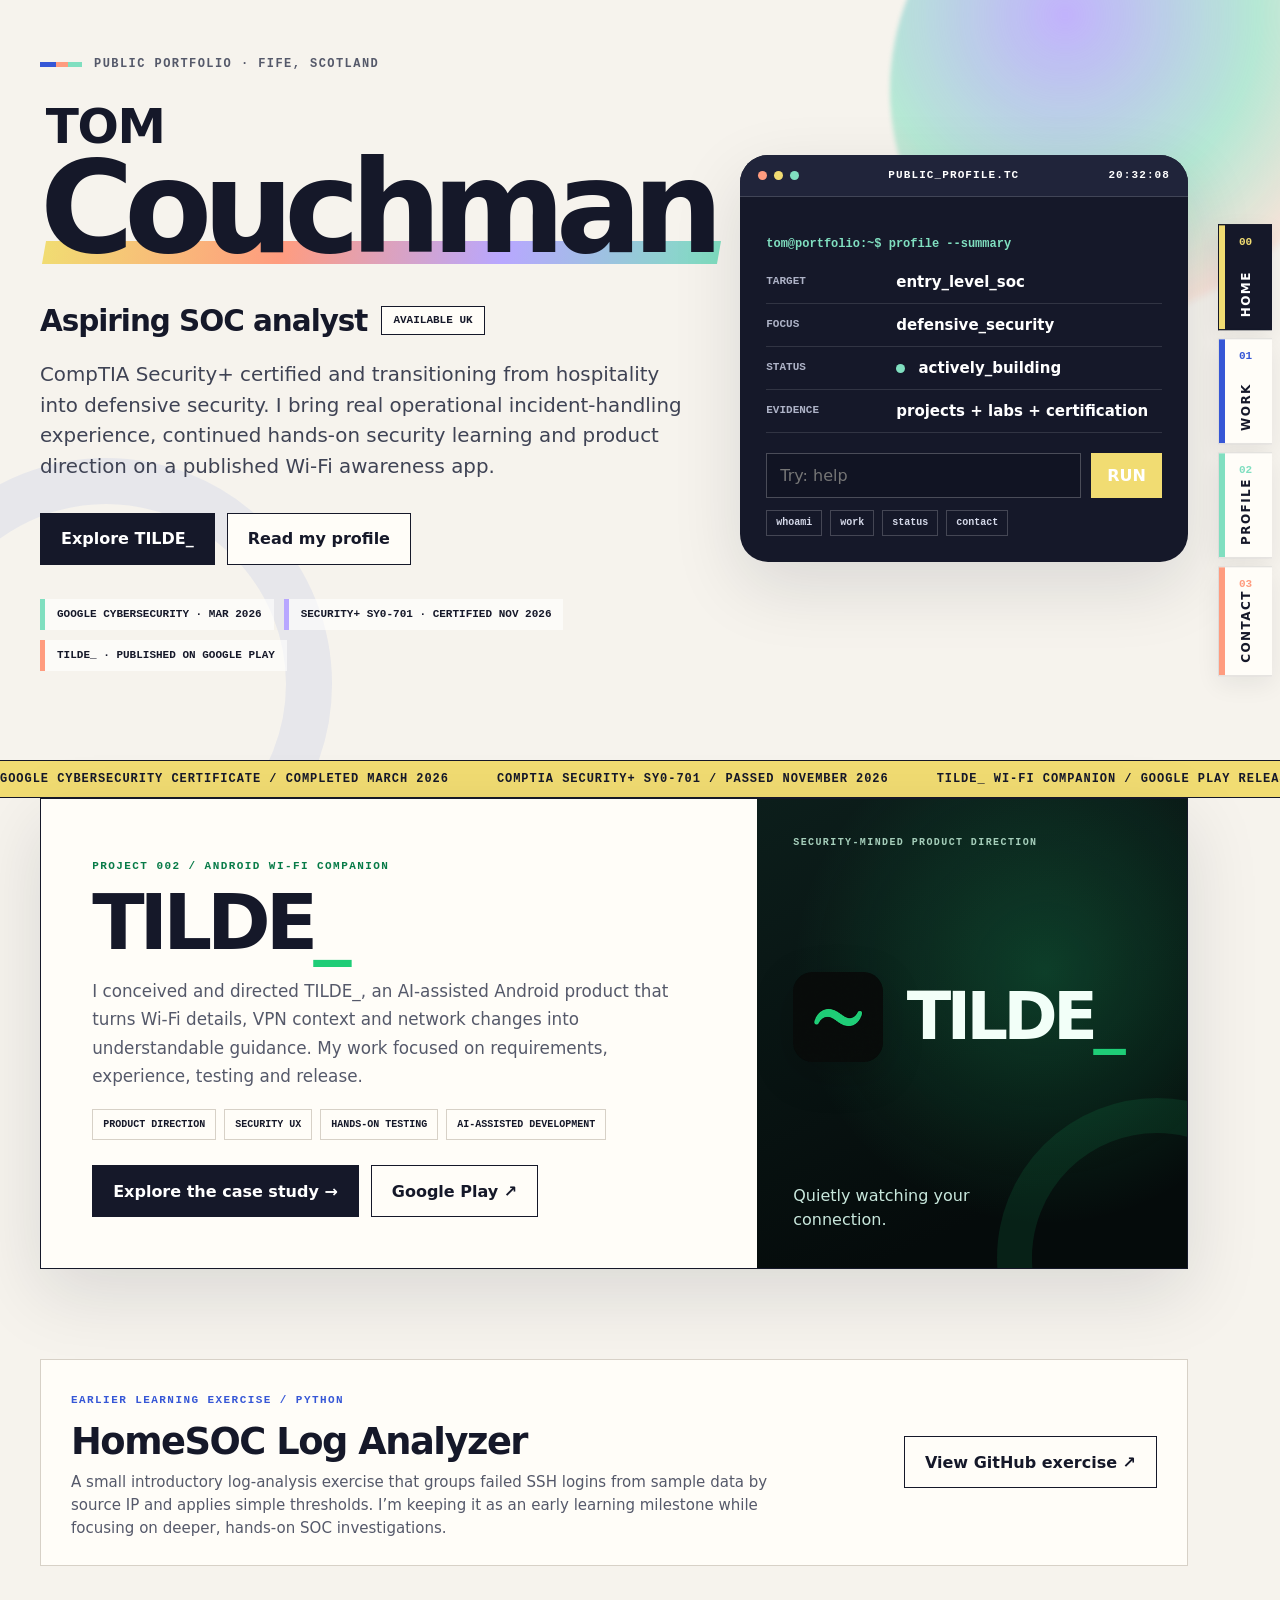
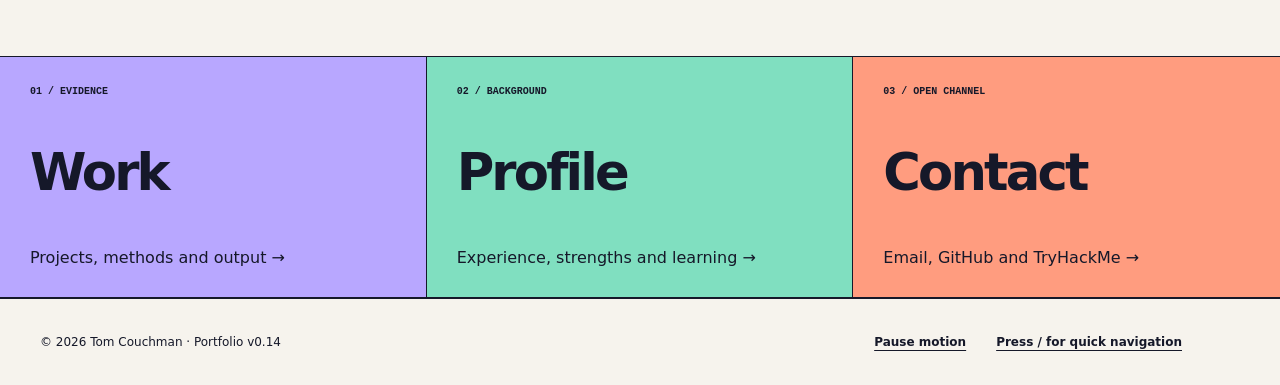
<file: index.html>
<!doctype html>
<html lang="en-GB">
 <head>
  <meta charset="utf-8"/>
  <meta content="width=device-width, initial-scale=1" name="viewport"/>
  <meta content="CompTIA Security+ certified career changer focused on junior SOC roles. Explore practical security learning, operational experience and the released TILDE_ Wi-Fi companion." name="description"/>
  <meta content="#f6f3ed" name="theme-color"/>
  <title>
   Tom Couchman — Security+ Certified | Aspiring SOC Analyst
  </title>
  <meta content="Tom Couchman" name="author"/>
  <meta content="light" name="color-scheme"/>
  <link href="https://tomcouchman.github.io/" rel="canonical"/>
  <meta content="website" property="og:type"/>
  <meta content="Tom Couchman — Cybersecurity Portfolio" property="og:site_name"/>
  <meta content="en_GB" property="og:locale"/>
  <meta content="Tom Couchman — Security+ Certified | Aspiring SOC Analyst" property="og:title"/>
  <meta content="CompTIA Security+ certified career changer focused on junior SOC roles. Explore practical security learning, operational experience and the released TILDE_ Wi-Fi companion." property="og:description"/>
  <meta content="https://tomcouchman.github.io/" property="og:url"/>
  <meta content="https://tomcouchman.github.io/assets/social-preview.png" property="og:image"/>
  <meta content="1200" property="og:image:width"/>
  <meta content="630" property="og:image:height"/>
  <meta content="Tom Couchman, aspiring SOC analyst — cybersecurity portfolio" property="og:image:alt"/>
  <meta content="summary_large_image" name="twitter:card"/>
  <meta content="Tom Couchman — Security+ Certified | Aspiring SOC Analyst" name="twitter:title"/>
  <meta content="CompTIA Security+ certified career changer focused on junior SOC roles. Explore practical security learning, operational experience and the released TILDE_ Wi-Fi companion." name="twitter:description"/>
  <meta content="https://tomcouchman.github.io/assets/social-preview.png" name="twitter:image"/>
  <meta content="Tom Couchman, aspiring SOC analyst — cybersecurity portfolio" name="twitter:image:alt"/>
  <link href="assets/favicon.svg" rel="icon" type="image/svg+xml"/>
  <link href="assets/css/styles.css?v=0.15" rel="stylesheet"/>
  <link href="assets/css/tilde.css" rel="stylesheet"/>
  <script defer="" src="assets/js/main.js">
  </script>
 </head>
 <body>
  <a class="skip-link" href="#content">
   Skip to content
  </a>
  <div aria-hidden="true" class="page-progress">
   <span data-page-progress="">
   </span>
  </div>
  <nav aria-label="Portfolio navigation" class="edge-nav">
   <a aria-current="page" class="edge-home" href="index.html">
    <span>
     00
    </span>
    <strong>
     Home
    </strong>
   </a>
   <a class="edge-work" href="work.html">
    <span>
     01
    </span>
    <strong>
     Work
    </strong>
   </a>
   <a class="edge-profile" href="profile.html">
    <span>
     02
    </span>
    <strong>
     Profile
    </strong>
   </a>
   <a class="edge-contact" href="contact.html">
    <span>
     03
    </span>
    <strong>
     Contact
    </strong>
   </a>
  </nav>
  <main id="content">
   <section class="hero">
    <div class="hero-copy reveal">
     <p class="kicker">
      Public portfolio · Fife, Scotland
     </p>
     <div class="name-lockup">
      <h1>
       <span class="first">
        Tom
       </span>
       <span class="surname">
        Couchman
       </span>
      </h1>
     </div>
     <div class="role-line">
      <strong>
       Aspiring SOC analyst
      </strong>
      <span>
       Available UK
      </span>
     </div>
     <p class="hero-summary">
      CompTIA Security+ certified and transitioning from hospitality into defensive security. I bring real operational incident-handling experience, continued hands-on security learning and product direction on a published Wi-Fi awareness app.
     </p>
     <div class="hero-actions">
      <a class="button primary" href="tilde.html">
       Explore TILDE_
      </a>
      <a class="button ghost" href="profile.html">
       Read my profile
      </a>
     </div>
     <div aria-label="Current highlights" class="signal-strip">
      <span>
       Google Cybersecurity · Mar 2026
      </span>
      <span>
       Security+ SY0-701 · Certified Nov 2026
      </span>
      <span>
       TILDE_ · Published on Google Play
      </span>
     </div>
    </div>
    <aside aria-label="Interactive profile terminal" class="hero-console reveal">
     <div class="console-top">
      <div class="console-lights">
       <i>
       </i>
       <i>
       </i>
       <i>
       </i>
      </div>
      <p>
       PUBLIC_PROFILE.TC
      </p>
      <p data-clock="">
       --:--:--
      </p>
     </div>
     <div class="console-body">
      <p class="console-prompt">
       tom@portfolio:~$ profile --summary
      </p>
      <div aria-label="Terminal output" aria-live="polite" aria-relevant="additions" class="console-output" data-console-feed="" role="log">
       <div>
        <span>
         target
        </span>
        <strong>
         entry_level_soc
        </strong>
       </div>
       <div>
        <span>
         focus
        </span>
        <strong>
         defensive_security
        </strong>
       </div>
       <div>
        <span>
         status
        </span>
        <strong>
         <i class="pulse">
         </i>
         actively_building
        </strong>
       </div>
       <div>
        <span>
         evidence
        </span>
        <strong>
         projects + labs + certification
        </strong>
       </div>
      </div>
      <form class="console-controls" data-console-form="">
       <label class="sr-only" for="console-input">
        Terminal command
       </label>
       <input autocomplete="off" data-console-input="" id="console-input" placeholder="Try: help" spellcheck="false"/>
       <button type="submit">
        RUN
       </button>
      </form>
      <div class="console-hints">
       <button data-console-command="whoami" type="button">
        whoami
       </button>
       <button data-console-command="work" type="button">
        work
       </button>
       <button data-console-command="status" type="button">
        status
       </button>
       <button data-console-command="contact" type="button">
        contact
       </button>
      </div>
     </div>
    </aside>
   </section>
   <section aria-label="Current development status" class="moving-rail">
    <div class="moving-track">
     <span>
      Google Cybersecurity Certificate / completed March 2026
     </span>
     <span>
      CompTIA Security+ SY0-701 / passed November 2026
     </span>
     <span>
      TILDE_ Wi-Fi Companion / Google Play release
     </span>
     <span>
      Entry-level SOC opportunities / open
     </span>
     <span aria-hidden="true">
      Google Cybersecurity Certificate / completed March 2026
     </span>
     <span aria-hidden="true">
      CompTIA Security+ SY0-701 / passed November 2026
     </span>
     <span aria-hidden="true">
      TILDE_ Wi-Fi Companion / Google Play release
     </span>
     <span aria-hidden="true">
      Entry-level SOC opportunities / open
     </span>
    </div>
   </section>
   <section class="tilde-feature reveal" aria-labelledby="tilde-home-title">
    <div class="tilde-feature-copy">
     <p class="section-tag">Project 002 / Android Wi-Fi Companion</p>
     <h2 id="tilde-home-title" class="tilde-name">TILDE<span class="tilde-underscore">_</span></h2>
     <p>I conceived and directed TILDE_, an AI-assisted Android product that turns Wi-Fi details, VPN context and network changes into understandable guidance. My work focused on requirements, experience, testing and release.</p>
     <div class="tilde-points" aria-label="TILDE_ project contributions"><span>Product direction</span><span>Security UX</span><span>Hands-on testing</span><span>AI-assisted development</span></div>
     <div class="hero-actions"><a class="button primary" href="tilde.html">Explore the case study →</a><a class="button ghost" href="https://play.google.com/store/apps/details?id=com.tildecompanion.app" rel="noopener noreferrer" target="_blank">Google Play ↗</a></div>
    </div>
    <div class="tilde-brandboard" aria-label="TILDE_ app icon and wordmark"><small>Security-minded product direction</small><div class="tilde-brand-identity"><span class="tilde-app-icon tilde-brand-icon" role="img" aria-label="TILDE_ app icon, green wave on dark background"><svg viewBox="0 0 240 240" aria-hidden="true" focusable="false" xmlns="http://www.w3.org/2000/svg"><path d="M64 132 C79 94 97 89 119 109 C145 131 170 143 183 111" fill="none" stroke="#1fcd77" stroke-width="16" stroke-linecap="round" stroke-linejoin="round"/></svg></span><div class="tilde-brandmark">TILDE<em>_</em></div></div><p>Quietly watching your connection.</p></div>
   </section>
       <section class="foundation-mini reveal" id="project" aria-labelledby="foundation-home-title">
      <div>
        <p class="section-tag">Earlier learning exercise / Python</p>
        <h2 id="foundation-home-title">HomeSOC Log Analyzer</h2>
        <p>A small introductory log-analysis exercise that groups failed SSH logins from sample data by source IP and applies simple thresholds. I’m keeping it as an early learning milestone while focusing on deeper, hands-on SOC investigations.</p>
      </div>
      <a class="button ghost" href="https://github.com/tomcouchman/homesoc-log-analyzer" target="_blank" rel="noopener noreferrer">View GitHub exercise ↗</a>
    </section>
<section aria-label="Explore the portfolio" class="quick-links">
    <a href="work.html">
     <small>
      01 / Evidence
     </small>
     <h3>
      Work
     </h3>
     <span>
      Projects, methods and output →
     </span>
    </a>
    <a href="profile.html">
     <small>
      02 / Background
     </small>
     <h3>
      Profile
     </h3>
     <span>
      Experience, strengths and learning →
     </span>
    </a>
    <a href="contact.html">
     <small>
      03 / Open channel
     </small>
     <h3>
      Contact
     </h3>
     <span>
      Email, GitHub and TryHackMe →
     </span>
    </a>
   </section>
  </main>
  <footer>
   <p>
    ©
    <span data-current-year="">
     2026
    </span>
    Tom Couchman · Portfolio v0.14
   </p>
   <div class="footer-actions">
    <button aria-pressed="false" data-motion-toggle="" type="button">
     <span data-motion-label="">
      Pause motion
     </span>
    </button>
    <button data-open-command="" type="button">
     Press / for quick navigation
    </button>
   </div>
  </footer>
  <dialog aria-describedby="command-palette-help" aria-labelledby="command-palette-title" class="command-palette" data-command-dialog="">
   <form method="dialog">
    <header>
     <span id="command-palette-title">
      Quick navigation
     </span>
     <button aria-label="Close" value="close">
      ×
     </button>
    </header>
    <p class="sr-only" id="command-palette-help">
     Search or choose a destination. Press Escape to close.
    </p>
    <label class="sr-only" for="command-search">
     Search portfolio destinations
    </label>
    <input aria-controls="command-list" autocomplete="off" data-command-search="" id="command-search" placeholder="Type a destination…" type="search"/>
    <div class="command-list" id="command-list">
     <a data-command-item="" href="index.html">
      <span>
       Home
      </span>
      <kbd>
       H
      </kbd>
     </a>
     <a data-command-item="" href="work.html">
      <span>
       Work
      </span>
      <kbd>
       W
      </kbd>
     </a>
     <a data-command-item="" href="profile.html">
      <span>
       Profile
      </span>
      <kbd>
       P
      </kbd>
     </a>
     <a data-command-item="" href="contact.html">
      <span>
       Contact
      </span>
      <kbd>
       C
      </kbd>
     </a>
     <a data-command-item="" href="https://github.com/tomcouchman" rel="noreferrer" target="_blank">
      <span>
       GitHub ↗
      </span>
      <kbd>
       G
      </kbd>
     </a>
    </div>
   </form>
  </dialog>
 </body>
</html>
</file>
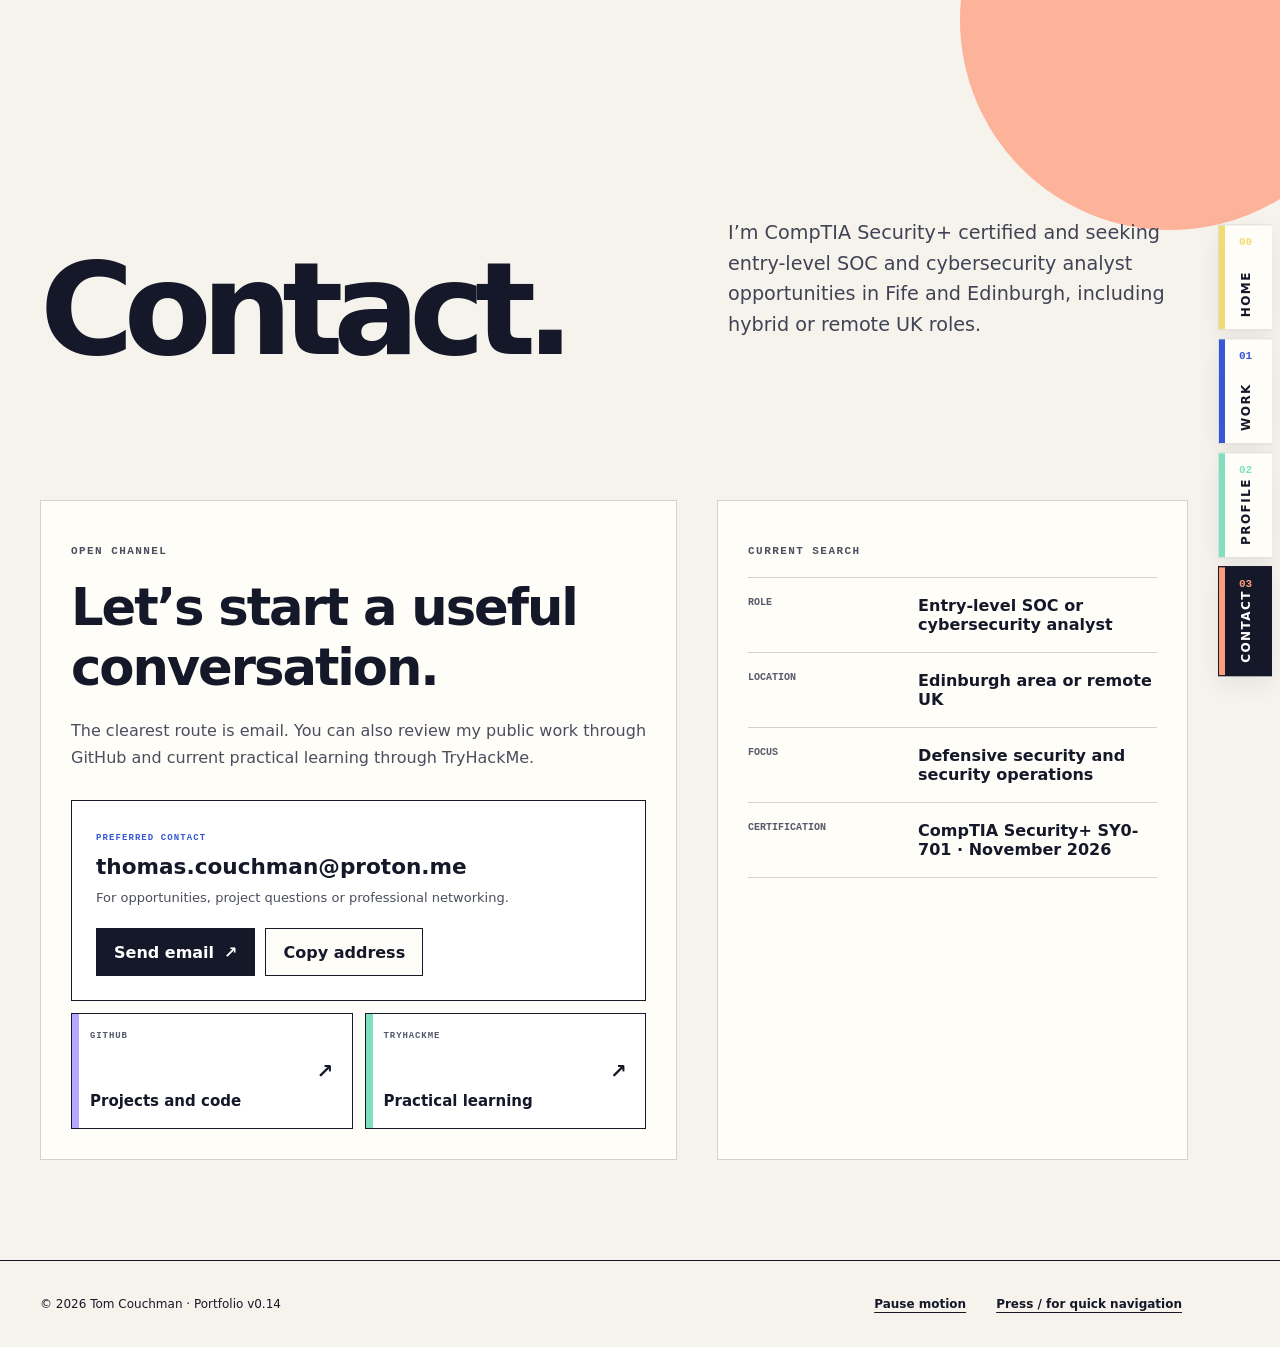
<file: contact.html>
<!doctype html>
<html lang="en-GB">
 <head>
  <meta charset="utf-8"/>
  <meta content="width=device-width, initial-scale=1" name="viewport"/>
  <meta content="Contact Tom Couchman about entry-level SOC and cybersecurity analyst opportunities in Scotland or remote UK roles." name="description"/>
  <meta content="#f6f3ed" name="theme-color"/>
  <title>
   Contact — Tom Couchman
  </title>
  <meta content="Tom Couchman" name="author"/>
  <meta content="light" name="color-scheme"/>
  <link href="https://tomcouchman.github.io/contact.html" rel="canonical"/>
  <meta content="website" property="og:type"/>
  <meta content="Tom Couchman — Cybersecurity Portfolio" property="og:site_name"/>
  <meta content="en_GB" property="og:locale"/>
  <meta content="Contact — Tom Couchman" property="og:title"/>
  <meta content="Contact Tom Couchman about entry-level SOC and cybersecurity analyst opportunities in Scotland or remote UK roles." property="og:description"/>
  <meta content="https://tomcouchman.github.io/contact.html" property="og:url"/>
  <meta content="https://tomcouchman.github.io/assets/social-preview.png" property="og:image"/>
  <meta content="1200" property="og:image:width"/>
  <meta content="630" property="og:image:height"/>
  <meta content="Tom Couchman, aspiring SOC analyst — cybersecurity portfolio" property="og:image:alt"/>
  <meta content="summary_large_image" name="twitter:card"/>
  <meta content="Contact — Tom Couchman" name="twitter:title"/>
  <meta content="Contact Tom Couchman about entry-level SOC and cybersecurity analyst opportunities in Scotland or remote UK roles." name="twitter:description"/>
  <meta content="https://tomcouchman.github.io/assets/social-preview.png" name="twitter:image"/>
  <meta content="Tom Couchman, aspiring SOC analyst — cybersecurity portfolio" name="twitter:image:alt"/>
  <link href="assets/favicon.svg" rel="icon" type="image/svg+xml"/>
  <link href="assets/css/styles.css" rel="stylesheet"/>
  <script defer="" src="assets/js/main.js">
  </script>
 </head>
 <body class="page-contact">
  <a class="skip-link" href="#content">
   Skip to content
  </a>
  <div aria-hidden="true" class="page-progress">
   <span data-page-progress="">
   </span>
  </div>
  <nav aria-label="Portfolio navigation" class="edge-nav">
   <a class="edge-home" href="index.html">
    <span>
     00
    </span>
    <strong>
     Home
    </strong>
   </a>
   <a class="edge-work" href="work.html">
    <span>
     01
    </span>
    <strong>
     Work
    </strong>
   </a>
   <a class="edge-profile" href="profile.html">
    <span>
     02
    </span>
    <strong>
     Profile
    </strong>
   </a>
   <a aria-current="page" class="edge-contact" href="contact.html">
    <span>
     03
    </span>
    <strong>
     Contact
    </strong>
   </a>
  </nav>
  <main id="content">
   <section class="page-hero">
    <h1 class="reveal">
     Contact.
    </h1>
    <p class="reveal">
     I’m CompTIA Security+ certified and seeking entry-level SOC and cybersecurity analyst opportunities in Fife and Edinburgh, including hybrid or remote UK roles.
    </p>
   </section>
   <section class="content-grid">
    <article class="content-card reveal">
     <p class="section-tag">
      Open channel
     </p>
     <h2>
      Let’s start a useful conversation.
     </h2>
     <p>
      The clearest route is email. You can also review my public work through GitHub and current practical learning through TryHackMe.
     </p>
     <div class="contact-primary">
      <div class="contact-address">
       <span>
        Preferred contact
       </span>
       <strong>
        thomas.couchman@proton.me
       </strong>
       <p>
        For opportunities, project questions or professional networking.
       </p>
      </div>
      <div class="contact-actions">
       <a class="button primary" href="mailto:thomas.couchman@proton.me">
        Send email
        <b aria-hidden="true">
         ↗
        </b>
       </a>
       <button aria-describedby="copy-email-status" class="button ghost" data-copy-email="" data-email="thomas.couchman@proton.me" type="button">
        Copy address
       </button>
       <span aria-live="polite" class="sr-only" data-copy-status="" id="copy-email-status" role="status">
       </span>
      </div>
     </div>
     <div aria-label="Professional profiles" class="profile-link-grid">
      <a class="profile-link github" href="https://github.com/tomcouchman" rel="noreferrer" target="_blank">
       <span>
        GitHub
       </span>
       <strong>
        Projects and code
       </strong>
       <b>
        ↗
       </b>
      </a>
      <a class="profile-link tryhackme" href="https://tryhackme.com/p/tcouchman" rel="noreferrer" target="_blank">
       <span>
        TryHackMe
       </span>
       <strong>
        Practical learning
       </strong>
       <b>
        ↗
       </b>
      </a>
     </div>
    </article>
    <aside class="content-card reveal">
     <p class="section-tag">
      Current search
     </p>
     <dl class="fact-list">
      <div>
       <dt>
        Role
       </dt>
       <dd>
        Entry-level SOC or cybersecurity analyst
       </dd>
      </div>
      <div>
       <dt>
        Location
       </dt>
       <dd>
        Edinburgh area or remote UK
       </dd>
      </div>
      <div>
       <dt>
        Focus
       </dt>
       <dd>
        Defensive security and security operations
       </dd>
      </div>
      <div>
       <dt>
        Certification
       </dt>
       <dd>
        CompTIA Security+ SY0-701 · November 2026
       </dd>
      </div>
     </dl>
    </aside>
   </section>
  </main>
  <footer>
   <p>
    ©
    <span data-current-year="">
     2026
    </span>
    Tom Couchman · Portfolio v0.14
   </p>
   <div class="footer-actions">
    <button aria-pressed="false" data-motion-toggle="" type="button">
     <span data-motion-label="">
      Pause motion
     </span>
    </button>
    <button data-open-command="" type="button">
     Press / for quick navigation
    </button>
   </div>
  </footer>
  <dialog aria-describedby="command-palette-help" aria-labelledby="command-palette-title" class="command-palette" data-command-dialog="">
   <form method="dialog">
    <header>
     <span id="command-palette-title">
      Quick navigation
     </span>
     <button aria-label="Close" value="close">
      ×
     </button>
    </header>
    <p class="sr-only" id="command-palette-help">
     Search or choose a destination. Press Escape to close.
    </p>
    <label class="sr-only" for="command-search">
     Search portfolio destinations
    </label>
    <input aria-controls="command-list" autocomplete="off" data-command-search="" id="command-search" placeholder="Type a destination…" type="search"/>
    <div class="command-list" id="command-list">
     <a data-command-item="" href="index.html">
      <span>
       Home
      </span>
      <kbd>
       H
      </kbd>
     </a>
     <a data-command-item="" href="work.html">
      <span>
       Work
      </span>
      <kbd>
       W
      </kbd>
     </a>
     <a data-command-item="" href="profile.html">
      <span>
       Profile
      </span>
      <kbd>
       P
      </kbd>
     </a>
     <a data-command-item="" href="contact.html">
      <span>
       Contact
      </span>
      <kbd>
       C
      </kbd>
     </a>
    </div>
   </form>
  </dialog>
 </body>
</html>
</file>
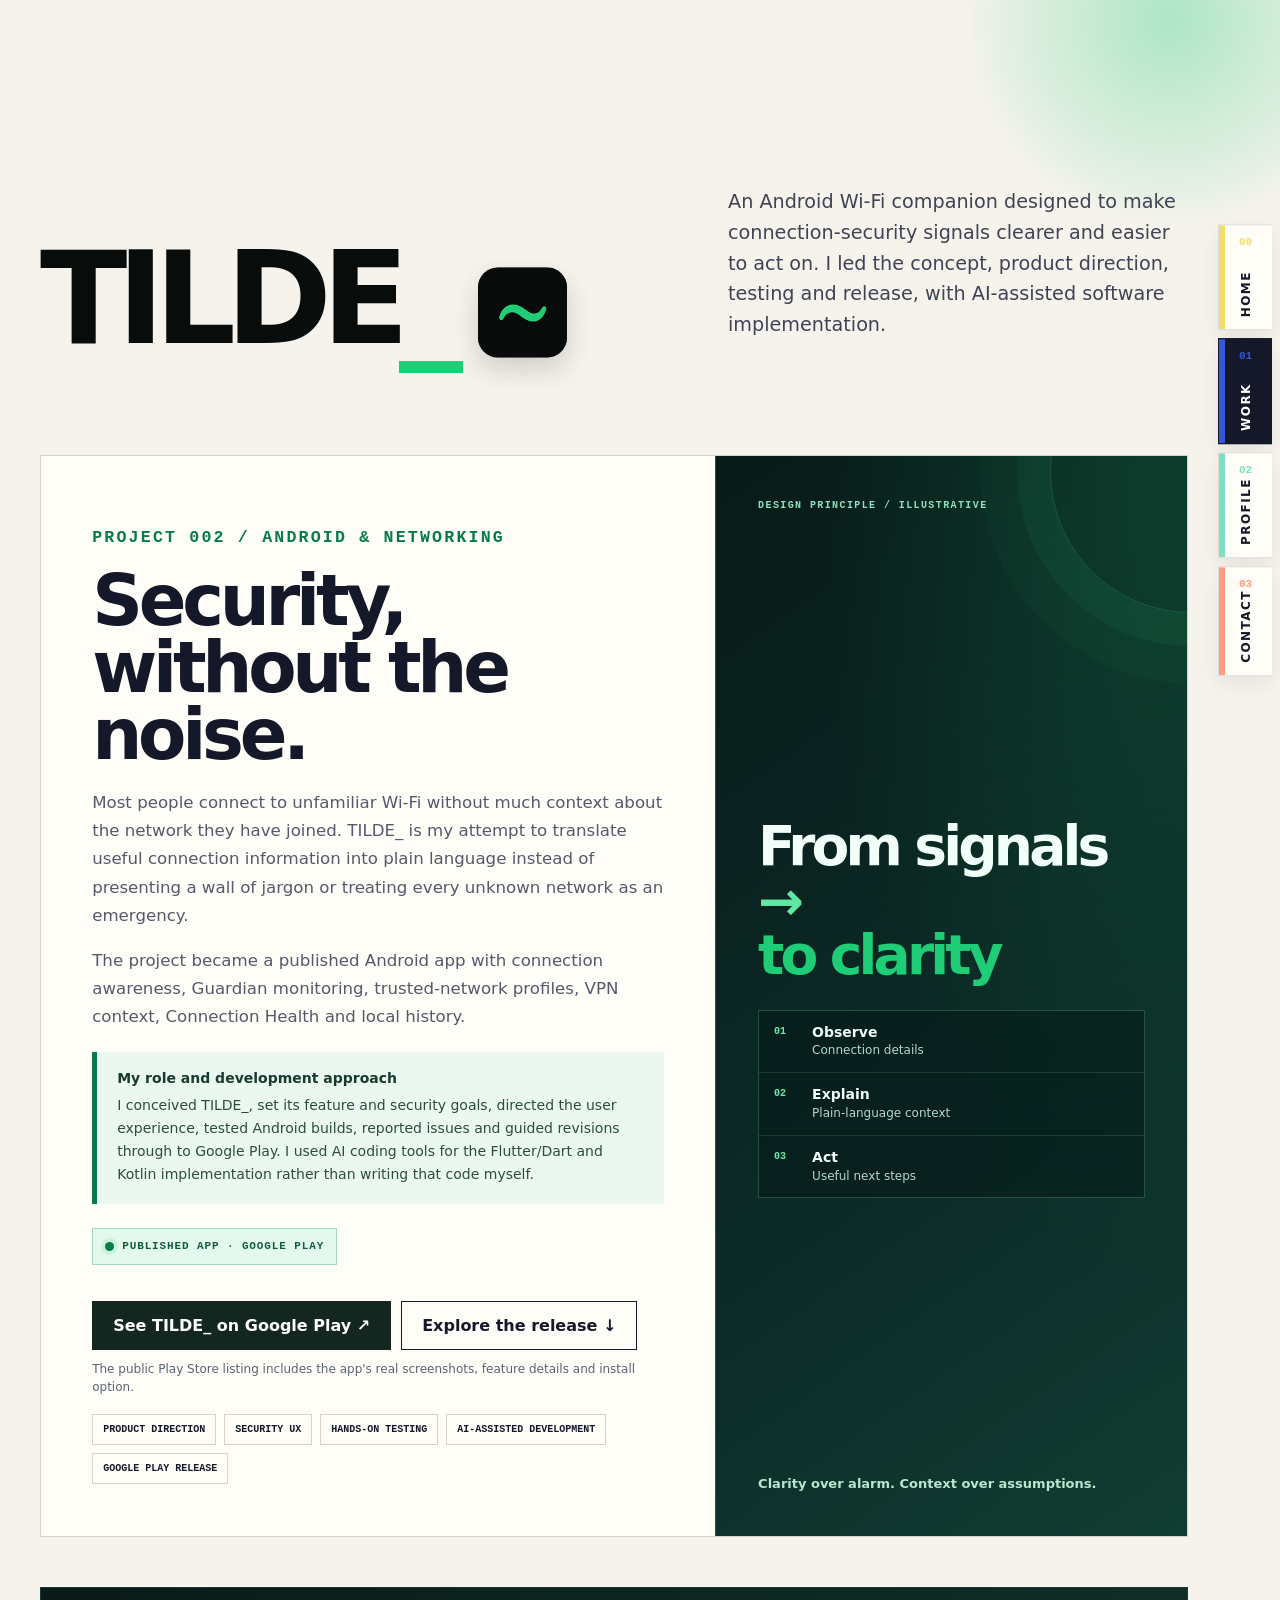
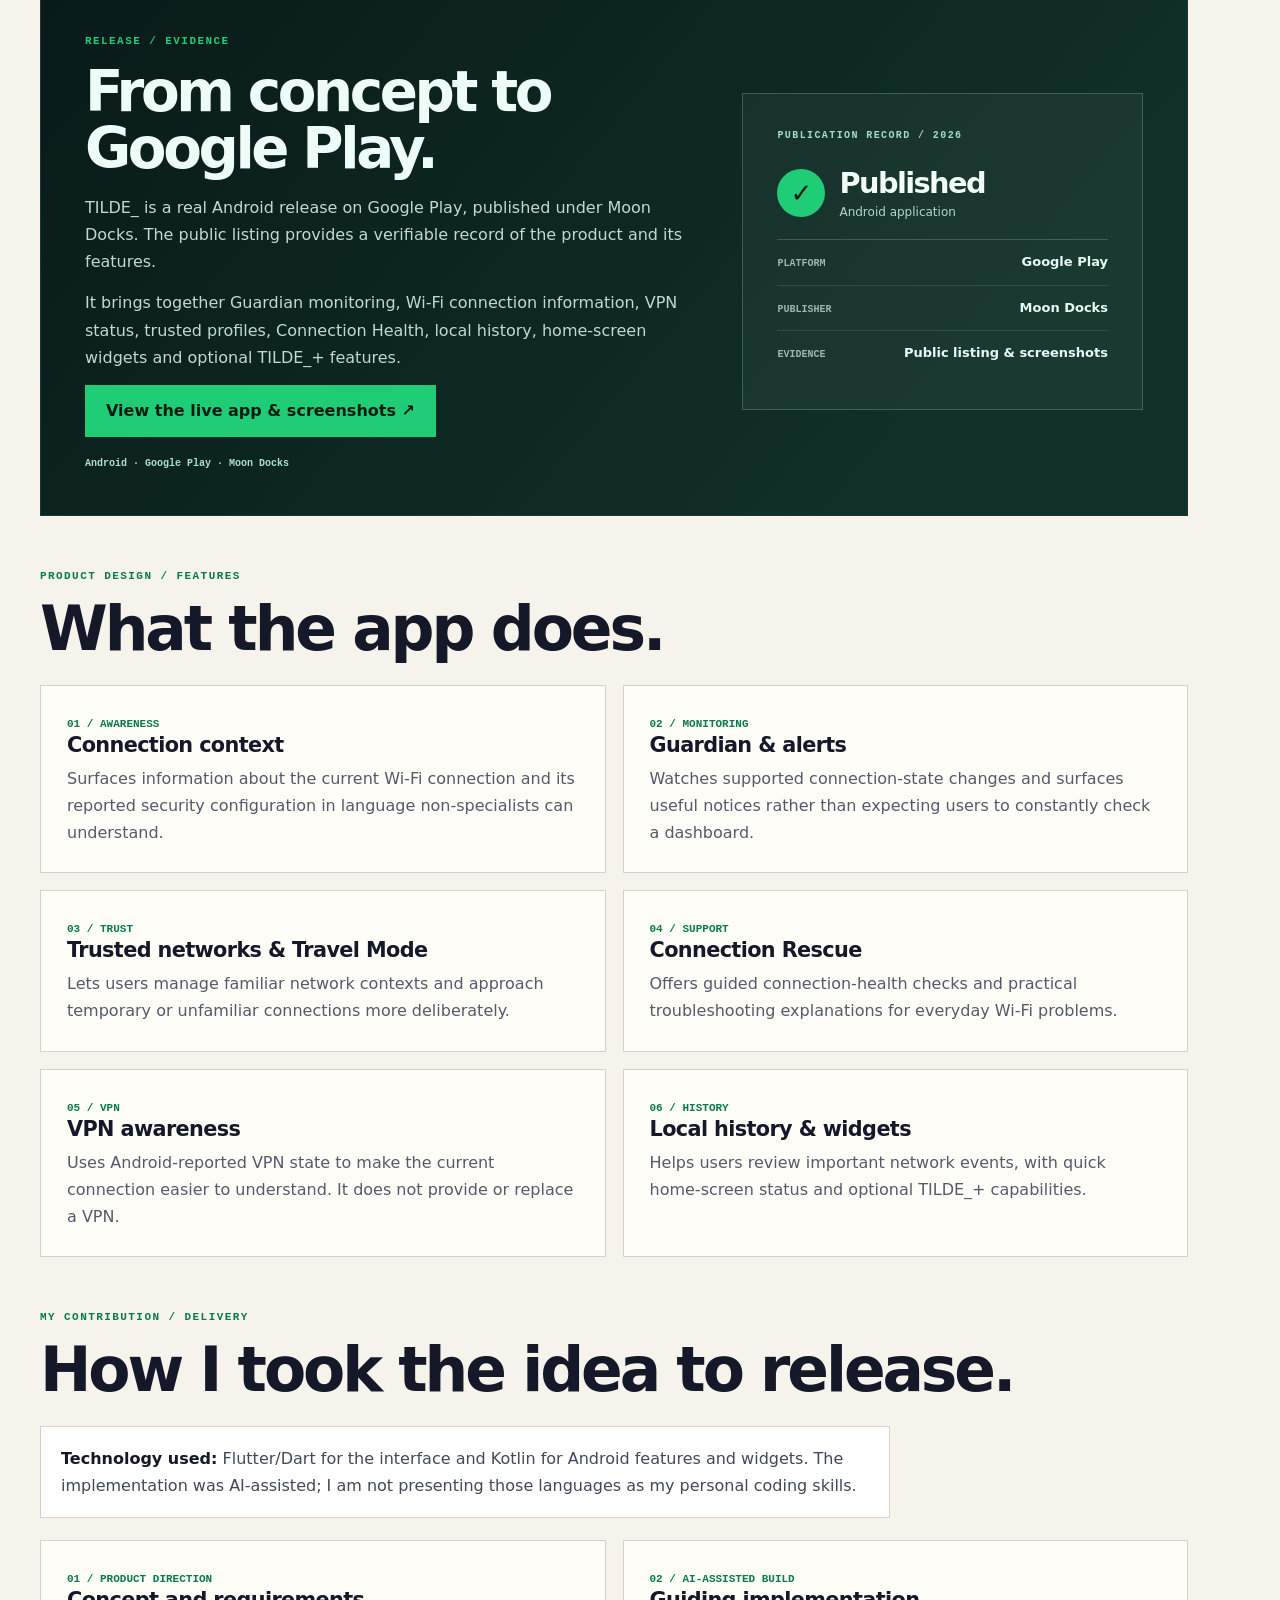
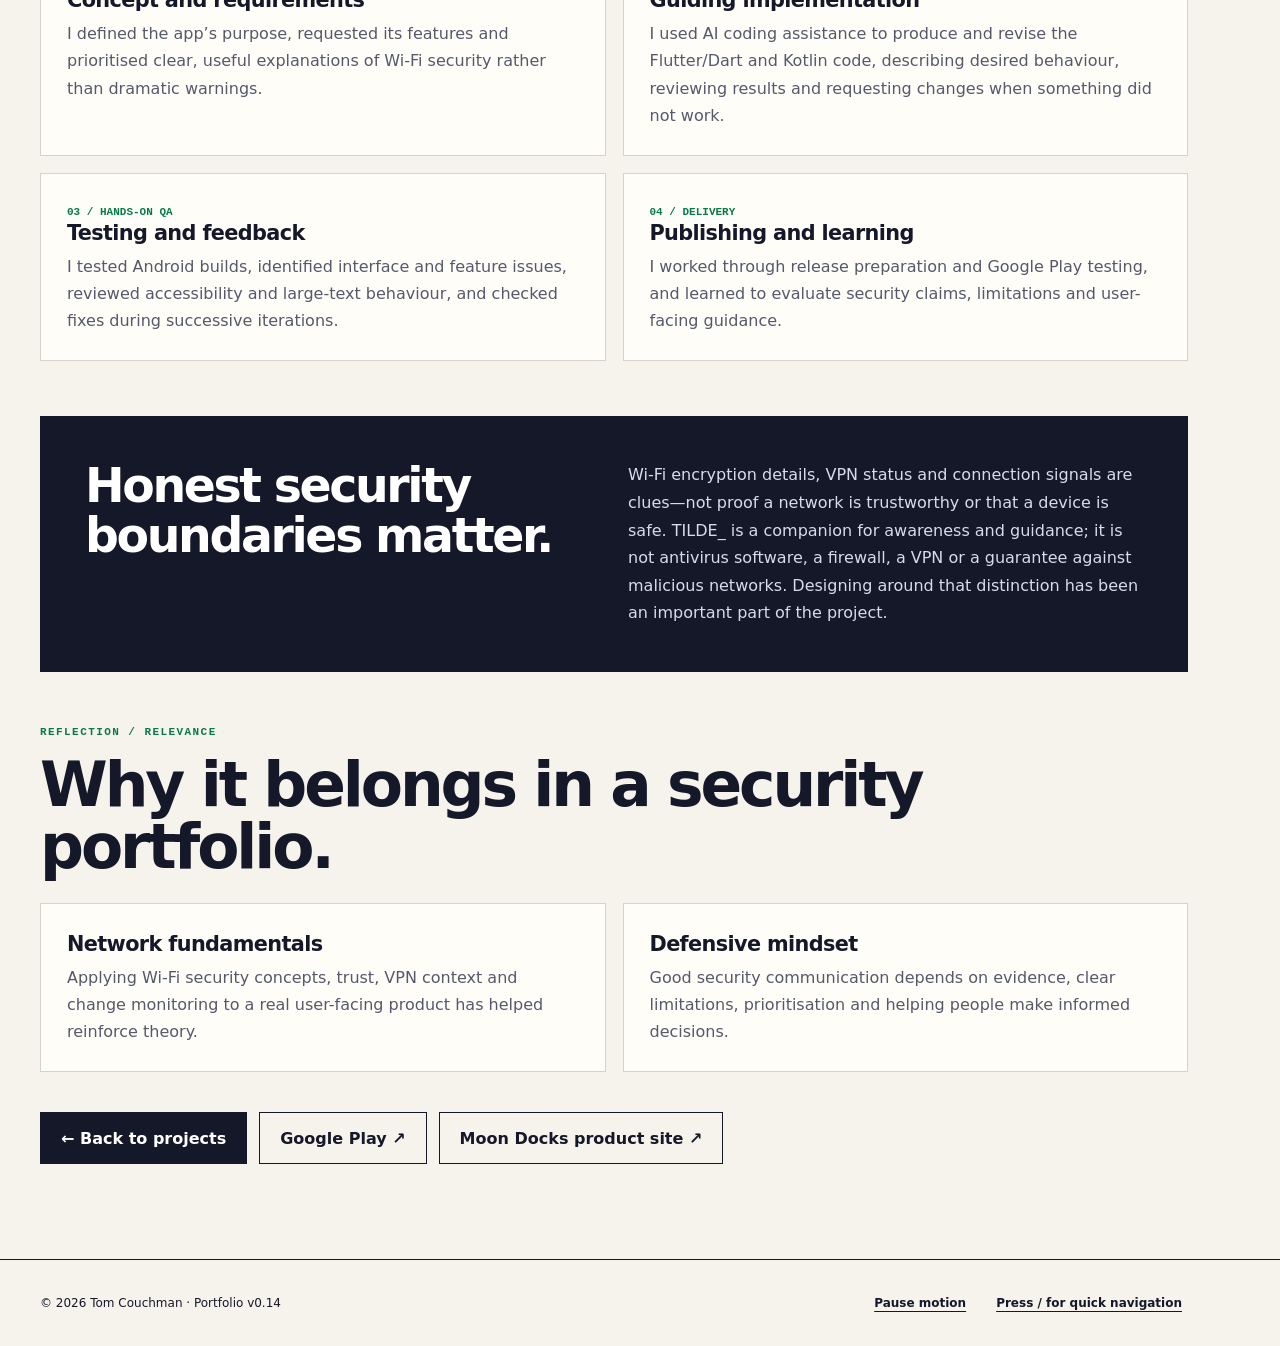
<file: tilde.html>
<!doctype html>
<html lang="en-GB">
<head>
  <meta charset="utf-8">
  <meta name="viewport" content="width=device-width, initial-scale=1">
  <meta name="description" content="TILDE_ is an AI-assisted Android Wi-Fi companion conceived and directed by Tom Couchman. Explore his product role, testing, public release and security principles.">
  <meta name="theme-color" content="#f6f3ed">
  <meta name="author" content="Tom Couchman">
  <meta name="color-scheme" content="light">
  <title>TILDE_ — Android Wi-Fi Companion | Tom Couchman</title>
  <link rel="canonical" href="https://tomcouchman.github.io/tilde.html">
  <meta property="og:type" content="website">
  <meta property="og:site_name" content="Tom Couchman — Cybersecurity Portfolio">
  <meta property="og:title" content="TILDE_ — Android Wi-Fi Companion">
  <meta property="og:description" content="A published Android Wi-Fi companion, created with AI coding assistance and guided through product direction, testing and release.">
  <meta property="og:url" content="https://tomcouchman.github.io/tilde.html">
  <meta property="og:image" content="https://tomcouchman.github.io/assets/social-preview.png">
  <meta name="twitter:card" content="summary_large_image">
  <link href="assets/favicon.svg" rel="icon" type="image/svg+xml">
  <link href="assets/css/styles.css" rel="stylesheet">
  <link href="assets/css/tilde.css" rel="stylesheet">
  <script defer src="assets/js/main.js"></script>
</head>
<body class="page-work">
  <a class="skip-link" href="#content">Skip to content</a>
  <div aria-hidden="true" class="page-progress"><span data-page-progress></span></div>
  <nav aria-label="Portfolio navigation" class="edge-nav">
    <a class="edge-home" href="index.html"><span>00</span><strong>Home</strong></a>
    <a aria-current="page" class="edge-work" href="work.html"><span>01</span><strong>Work</strong></a>
    <a class="edge-profile" href="profile.html"><span>02</span><strong>Profile</strong></a>
    <a class="edge-contact" href="contact.html"><span>03</span><strong>Contact</strong></a>
  </nav>
  <main id="content">
    <section class="page-hero tilde-case-hero">
      <div class="tilde-hero-lockup"><h1 class="reveal tilde-main-title">TILDE<span class="tilde-underscore">_</span></h1><a class="tilde-hero-icon-link" href="https://play.google.com/store/apps/details?id=com.tildecompanion.app" target="_blank" rel="noopener noreferrer" aria-label="View TILDE_ on Google Play"><span class="tilde-app-icon tilde-hero-icon" role="img" aria-label="TILDE_ app icon, green wave on dark background"><svg viewBox="0 0 240 240" aria-hidden="true" focusable="false" xmlns="http://www.w3.org/2000/svg"><path d="M64 132 C79 94 97 89 119 109 C145 131 170 143 183 111" fill="none" stroke="#1fcd77" stroke-width="16" stroke-linecap="round" stroke-linejoin="round"/></svg></span></a></div>
      <p class="reveal">An Android Wi-Fi companion designed to make connection-security signals clearer and easier to act on. I led the concept, product direction, testing and release, with AI-assisted software implementation.</p>
    </section>
    <div class="tilde-case-content">
      <section class="tilde-case-intro reveal" aria-labelledby="tilde-intro-title">
        <div class="tilde-intro-text">
          <p class="section-tag">Project 002 / Android &amp; Networking</p>
          <h2 id="tilde-intro-title">Security, without the noise.</h2>
          <p>Most people connect to unfamiliar Wi-Fi without much context about the network they have joined. TILDE_ is my attempt to translate useful connection information into plain language instead of presenting a wall of jargon or treating every unknown network as an emergency.</p>
          <p>The project became a published Android app with connection awareness, Guardian monitoring, trusted-network profiles, VPN context, Connection Health and local history.</p>
          <div class="tilde-attribution" aria-label="Project role and development approach">
            <strong>My role and development approach</strong>
            <p>I conceived TILDE_, set its feature and security goals, directed the user experience, tested Android builds, reported issues and guided revisions through to Google Play. I used AI coding tools for the Flutter/Dart and Kotlin implementation rather than writing that code myself.</p>
          </div>
          <div class="tilde-release-status">Published app · Google Play</div>
          <div class="tilde-store-actions"><a class="button primary" href="https://play.google.com/store/apps/details?id=com.tildecompanion.app" target="_blank" rel="noopener noreferrer" aria-label="See TILDE_ on Google Play (opens in a new tab)">See TILDE_ on Google Play ↗</a><a class="button ghost" href="#live-app">Explore the release ↓</a></div>
          <p class="tilde-store-note">The public Play Store listing includes the app's real screenshots, feature details and install option.</p>
          <div class="tilde-points" aria-label="Project activities and focus"><span>Product direction</span><span>Security UX</span><span>Hands-on testing</span><span>AI-assisted development</span><span>Google Play release</span></div>
        </div>
<aside class="tilde-concept-panel" aria-label="Illustration of the product design approach, not an app screenshot">
          <small>Design principle / Illustrative</small>
          <div class="tilde-concept-core">
            <div class="tilde-concept-headline">From signals<span aria-hidden="true"> →</span><br><em>to clarity</em></div>
            <div class="tilde-concept-flow" aria-label="Three parts of the design approach">
            <div><span class="tilde-flow-index">01</span><strong>Observe</strong><span>Connection details</span></div>
            <div><span class="tilde-flow-index">02</span><strong>Explain</strong><span>Plain-language context</span></div>
            <div><span class="tilde-flow-index">03</span><strong>Act</strong><span>Useful next steps</span></div>
            </div>
          </div>
          <p>Clarity over alarm. Context over assumptions.</p>
        </aside>
      </section>
      <section class="tilde-release-panel reveal" id="live-app" aria-labelledby="tilde-live-title">
        <div>
          <p class="section-tag">Release / Evidence</p>
          <h2 id="tilde-live-title">From concept to Google Play.</h2>
          <p>TILDE_ is a real Android release on Google Play, published under Moon Docks. The public listing provides a verifiable record of the product and its features.</p>
          <p>It brings together Guardian monitoring, Wi-Fi connection information, VPN status, trusted profiles, Connection Health, local history, home-screen widgets and optional TILDE_+ features.</p>
          <a class="button" href="https://play.google.com/store/apps/details?id=com.tildecompanion.app" rel="noopener noreferrer" target="_blank">View the live app &amp; screenshots ↗</a>
          <div class="tilde-release-meta">Android · Google Play · Moon Docks</div>
        </div>
<aside class="tilde-publication" aria-label="Public release details">
          <small>Publication record / 2026</small>
          <div class="tilde-publication-main"><span class="tilde-publication-check" aria-hidden="true">✓</span><div><strong>Published</strong><span>Android application</span></div></div>
          <dl>
            <div><dt>Platform</dt><dd>Google Play</dd></div>
            <div><dt>Publisher</dt><dd>Moon Docks</dd></div>
            <div><dt>Evidence</dt><dd>Public listing &amp; screenshots</dd></div>
          </dl>
        </aside>
      </section>
      <section class="tilde-case-section reveal" aria-labelledby="tilde-features-title">
        <p class="section-tag">Product design / Features</p>
        <h2 id="tilde-features-title">What the app does.</h2>
        <div class="tilde-case-grid">
          <article><span class="tilde-number">01 / AWARENESS</span><h3>Connection context</h3><p>Surfaces information about the current Wi-Fi connection and its reported security configuration in language non-specialists can understand.</p></article>
          <article><span class="tilde-number">02 / MONITORING</span><h3>Guardian &amp; alerts</h3><p>Watches supported connection-state changes and surfaces useful notices rather than expecting users to constantly check a dashboard.</p></article>
          <article><span class="tilde-number">03 / TRUST</span><h3>Trusted networks &amp; Travel Mode</h3><p>Lets users manage familiar network contexts and approach temporary or unfamiliar connections more deliberately.</p></article>
          <article><span class="tilde-number">04 / SUPPORT</span><h3>Connection Rescue</h3><p>Offers guided connection-health checks and practical troubleshooting explanations for everyday Wi-Fi problems.</p></article>
          <article><span class="tilde-number">05 / VPN</span><h3>VPN awareness</h3><p>Uses Android-reported VPN state to make the current connection easier to understand. It does not provide or replace a VPN.</p></article>
          <article><span class="tilde-number">06 / HISTORY</span><h3>Local history &amp; widgets</h3><p>Helps users review important network events, with quick home-screen status and optional TILDE_+ capabilities.</p></article>
        </div>
      </section>
      <section class="tilde-case-section reveal" aria-labelledby="tilde-engineering-title">
        <p class="section-tag">My contribution / Delivery</p>
        <h2 id="tilde-engineering-title">How I took the idea to release.</h2>
        <p class="tilde-tech-context"><strong>Technology used:</strong> Flutter/Dart for the interface and Kotlin for Android features and widgets. The implementation was AI-assisted; I am not presenting those languages as my personal coding skills.</p>
        <div class="tilde-case-grid">
          <article><span class="tilde-number">01 / PRODUCT DIRECTION</span><h3>Concept and requirements</h3><p>I defined the app’s purpose, requested its features and prioritised clear, useful explanations of Wi-Fi security rather than dramatic warnings.</p></article>
          <article><span class="tilde-number">02 / AI-ASSISTED BUILD</span><h3>Guiding implementation</h3><p>I used AI coding assistance to produce and revise the Flutter/Dart and Kotlin code, describing desired behaviour, reviewing results and requesting changes when something did not work.</p></article>
          <article><span class="tilde-number">03 / HANDS-ON QA</span><h3>Testing and feedback</h3><p>I tested Android builds, identified interface and feature issues, reviewed accessibility and large-text behaviour, and checked fixes during successive iterations.</p></article>
          <article><span class="tilde-number">04 / DELIVERY</span><h3>Publishing and learning</h3><p>I worked through release preparation and Google Play testing, and learned to evaluate security claims, limitations and user-facing guidance.</p></article>
        </div>
      </section>
      <section class="tilde-case-callout reveal" aria-labelledby="tilde-limits-title">
        <h2 id="tilde-limits-title">Honest security boundaries matter.</h2>
        <p>Wi-Fi encryption details, VPN status and connection signals are clues—not proof a network is trustworthy or that a device is safe. TILDE_ is a companion for awareness and guidance; it is not antivirus software, a firewall, a VPN or a guarantee against malicious networks. Designing around that distinction has been an important part of the project.</p>
      </section>
      <section class="tilde-case-section reveal" aria-labelledby="tilde-reflection-title">
        <p class="section-tag">Reflection / Relevance</p>
        <h2 id="tilde-reflection-title">Why it belongs in a security portfolio.</h2>
        <div class="tilde-case-grid">
          <article><h3>Network fundamentals</h3><p>Applying Wi-Fi security concepts, trust, VPN context and change monitoring to a real user-facing product has helped reinforce theory.</p></article>
          <article><h3>Defensive mindset</h3><p>Good security communication depends on evidence, clear limitations, prioritisation and helping people make informed decisions.</p></article>
        </div>
      </section>
      <div class="tilde-case-footer">
        <a class="button primary" href="work.html">← Back to projects</a>
        <a class="button ghost" href="https://play.google.com/store/apps/details?id=com.tildecompanion.app" rel="noopener noreferrer" target="_blank">Google Play ↗</a>
        <a class="button ghost" href="https://moondocks.github.io/" rel="noreferrer" target="_blank">Moon Docks product site ↗</a>
      </div>
    </div>
  </main>
  <footer>
    <p>© <span data-current-year>2026</span> Tom Couchman · Portfolio v0.14</p>
    <div class="footer-actions"><button aria-pressed="false" data-motion-toggle type="button"><span data-motion-label>Pause motion</span></button><button data-open-command type="button">Press / for quick navigation</button></div>
  </footer>
  <dialog aria-describedby="command-palette-help" aria-labelledby="command-palette-title" class="command-palette" data-command-dialog>
    <form method="dialog"><header><span id="command-palette-title">Quick navigation</span><button aria-label="Close" value="close">×</button></header>
      <p class="sr-only" id="command-palette-help">Search or choose a destination. Press Escape to close.</p>
      <label class="sr-only" for="command-search">Search portfolio destinations</label>
      <input aria-controls="command-list" autocomplete="off" data-command-search id="command-search" placeholder="Type a destination…" type="search">
      <div class="command-list" id="command-list">
        <a data-command-item href="index.html"><span>Home</span><kbd>H</kbd></a>
        <a data-command-item href="work.html"><span>Work</span><kbd>W</kbd></a>
        <a data-command-item href="profile.html"><span>Profile</span><kbd>P</kbd></a>
        <a data-command-item href="contact.html"><span>Contact</span><kbd>C</kbd></a>
      </div>
    </form>
  </dialog>
</body>
</html>
</file>
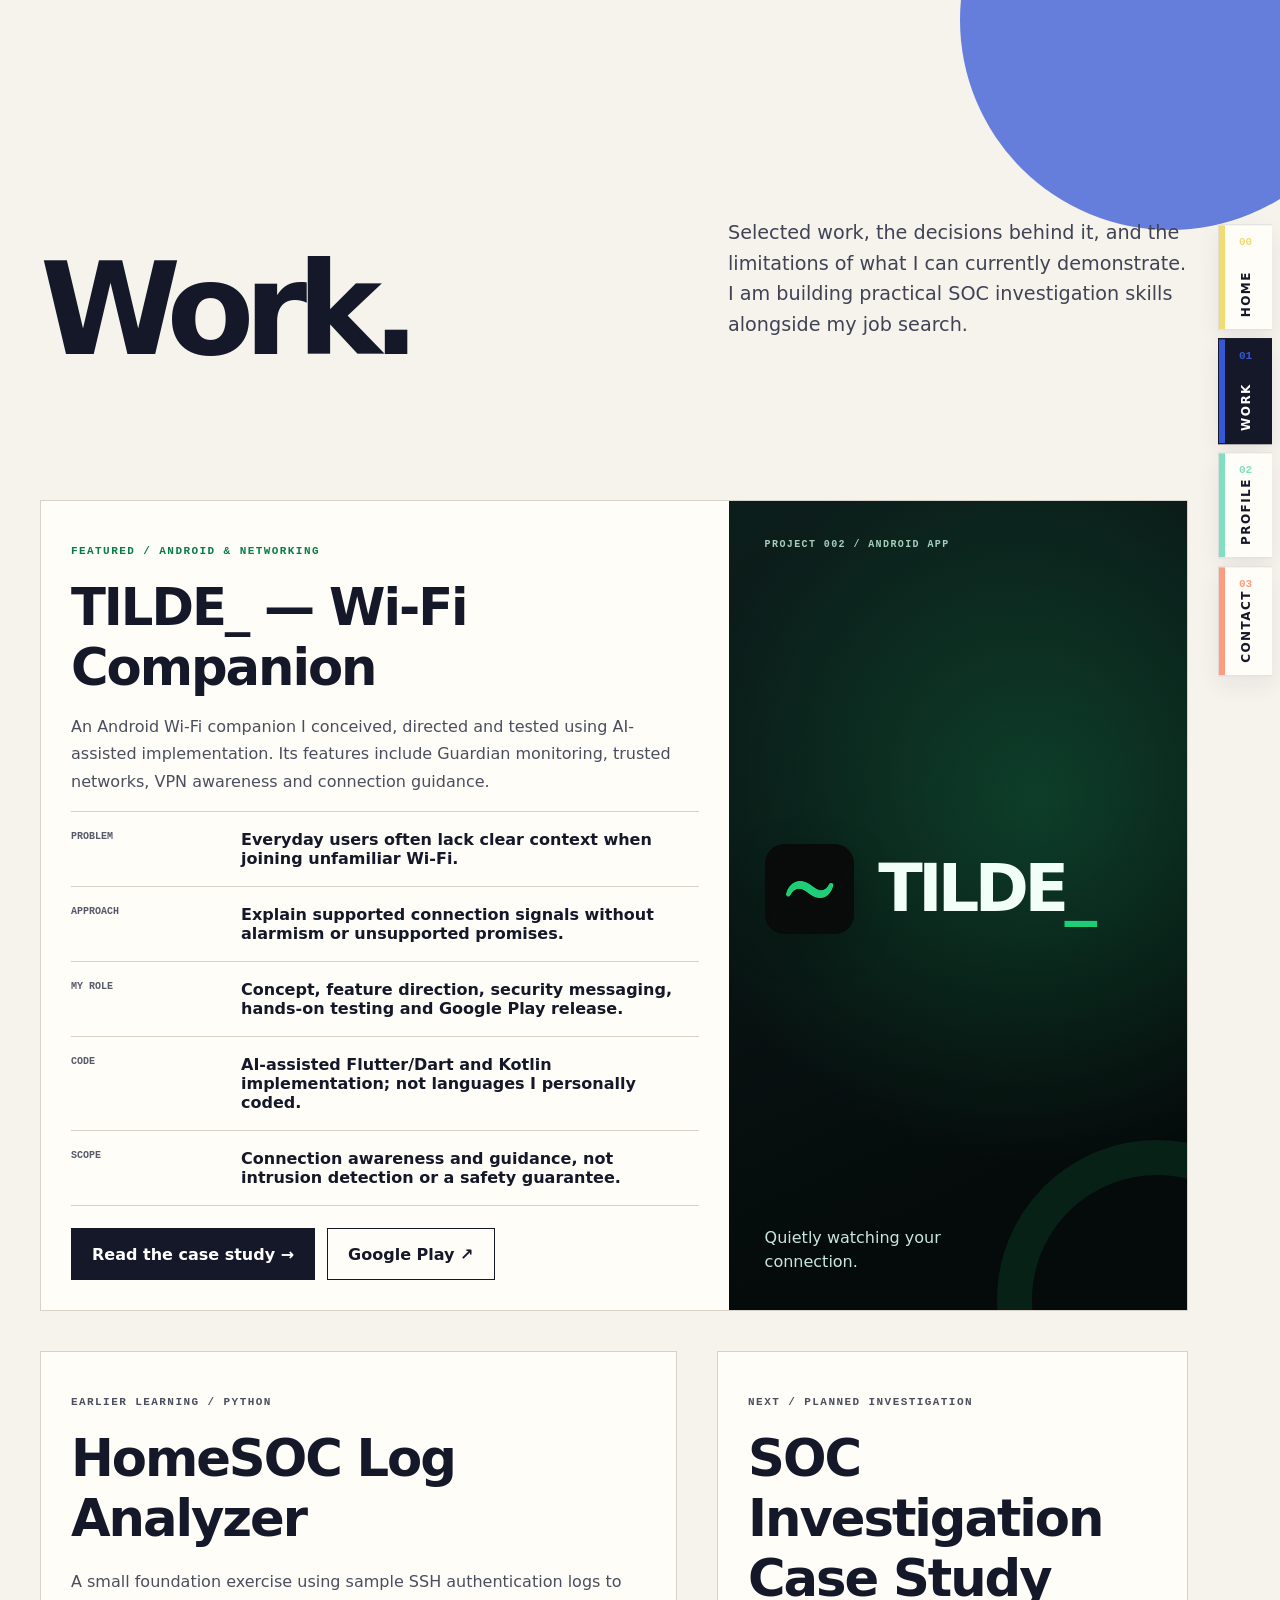
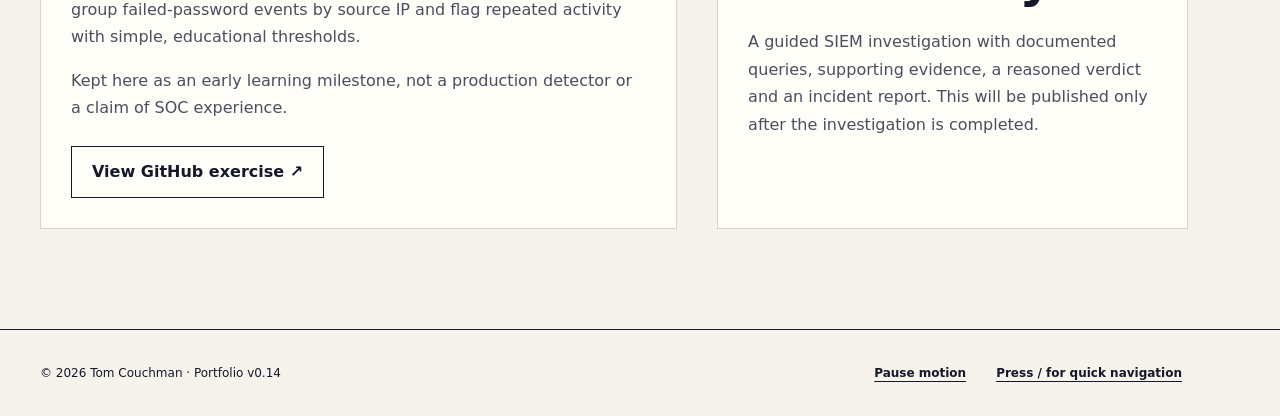
<file: work.html>
<!doctype html>
<html lang="en-GB">
 <head>
  <meta charset="utf-8"/>
  <meta content="width=device-width, initial-scale=1" name="viewport"/>
  <meta content="Security-minded projects and case studies by Tom Couchman, including the released TILDE_ Wi-Fi companion and foundational learning exercises." name="description"/>
  <meta content="#f6f3ed" name="theme-color"/>
  <title>
   Work — Tom Couchman
  </title>
  <meta content="Tom Couchman" name="author"/>
  <meta content="light" name="color-scheme"/>
  <link href="https://tomcouchman.github.io/work.html" rel="canonical"/>
  <meta content="website" property="og:type"/>
  <meta content="Tom Couchman — Cybersecurity Portfolio" property="og:site_name"/>
  <meta content="en_GB" property="og:locale"/>
  <meta content="Work — Tom Couchman" property="og:title"/>
  <meta content="Security-minded projects and case studies by Tom Couchman, including the released TILDE_ Wi-Fi companion and foundational learning exercises." property="og:description"/>
  <meta content="https://tomcouchman.github.io/work.html" property="og:url"/>
  <meta content="https://tomcouchman.github.io/assets/social-preview.png" property="og:image"/>
  <meta content="1200" property="og:image:width"/>
  <meta content="630" property="og:image:height"/>
  <meta content="Tom Couchman, aspiring SOC analyst — cybersecurity portfolio" property="og:image:alt"/>
  <meta content="summary_large_image" name="twitter:card"/>
  <meta content="Work — Tom Couchman" name="twitter:title"/>
  <meta content="Security-minded projects and case studies by Tom Couchman, including the released TILDE_ Wi-Fi companion and foundational learning exercises." name="twitter:description"/>
  <meta content="https://tomcouchman.github.io/assets/social-preview.png" name="twitter:image"/>
  <meta content="Tom Couchman, aspiring SOC analyst — cybersecurity portfolio" name="twitter:image:alt"/>
  <link href="assets/favicon.svg" rel="icon" type="image/svg+xml"/>
  <link href="assets/css/styles.css?v=0.15" rel="stylesheet"/>
  <link href="assets/css/tilde.css" rel="stylesheet"/>
  <script defer="" src="assets/js/main.js">
  </script>
 </head>
 <body class="page-work">
  <a class="skip-link" href="#content">
   Skip to content
  </a>
  <div aria-hidden="true" class="page-progress">
   <span data-page-progress="">
   </span>
  </div>
  <nav aria-label="Portfolio navigation" class="edge-nav">
   <a class="edge-home" href="index.html">
    <span>
     00
    </span>
    <strong>
     Home
    </strong>
   </a>
   <a aria-current="page" class="edge-work" href="work.html">
    <span>
     01
    </span>
    <strong>
     Work
    </strong>
   </a>
   <a class="edge-profile" href="profile.html">
    <span>
     02
    </span>
    <strong>
     Profile
    </strong>
   </a>
   <a class="edge-contact" href="contact.html">
    <span>
     03
    </span>
    <strong>
     Contact
    </strong>
   </a>
  </nav>
  <main id="content">
   <section class="page-hero">
    <h1 class="reveal">
     Work.
    </h1>
    <p class="reveal">
     Selected work, the decisions behind it, and the limitations of what I can currently demonstrate. I am building practical SOC investigation skills alongside my job search.
    </p>
   </section>
   <section class="content-grid">
    <article class="content-card reveal tilde-work-card" aria-labelledby="tilde-work-title">
     <div class="tilde-work-copy">
      <p class="section-tag">Featured / Android &amp; Networking</p>
      <h2 id="tilde-work-title">TILDE_ — Wi-Fi Companion</h2>
      <p>An Android Wi-Fi companion I conceived, directed and tested using AI-assisted implementation. Its features include Guardian monitoring, trusted networks, VPN awareness and connection guidance.</p>
      <dl class="fact-list">
       <div><dt>Problem</dt><dd>Everyday users often lack clear context when joining unfamiliar Wi-Fi.</dd></div>
       <div><dt>Approach</dt><dd>Explain supported connection signals without alarmism or unsupported promises.</dd></div>
       <div><dt>My role</dt><dd>Concept, feature direction, security messaging, hands-on testing and Google Play release.</dd></div>
       <div><dt>Code</dt><dd>AI-assisted Flutter/Dart and Kotlin implementation; not languages I personally coded.</dd></div>
       <div><dt>Scope</dt><dd>Connection awareness and guidance, not intrusion detection or a safety guarantee.</dd></div>
      </dl>
      <div class="hero-actions"><a class="button primary" href="tilde.html">Read the case study →</a><a class="button ghost" href="https://play.google.com/store/apps/details?id=com.tildecompanion.app" rel="noopener noreferrer" target="_blank">Google Play ↗</a></div>
     </div>
     <div class="tilde-brandboard" aria-label="TILDE_ app icon and wordmark"><small>Project 002 / Android app</small><div class="tilde-brand-identity"><span class="tilde-app-icon tilde-brand-icon" role="img" aria-label="TILDE_ app icon, green wave on dark background"><svg viewBox="0 0 240 240" aria-hidden="true" focusable="false" xmlns="http://www.w3.org/2000/svg"><path d="M64 132 C79 94 97 89 119 109 C145 131 170 143 183 111" fill="none" stroke="#1fcd77" stroke-width="16" stroke-linecap="round" stroke-linejoin="round"/></svg></span><div class="tilde-brandmark">TILDE<em>_</em></div></div><p>Quietly watching your connection.</p></div>
    </article>
    <article class="content-card reveal">
      <p class="section-tag">Earlier learning / Python</p>
      <h2>HomeSOC Log Analyzer</h2>
      <p>A small foundation exercise using sample SSH authentication logs to group failed-password events by source IP and flag repeated activity with simple, educational thresholds.</p>
      <p>Kept here as an early learning milestone, not a production detector or a claim of SOC experience.</p>
      <div class="hero-actions" style="margin-top:24px">
       <a class="button ghost" href="https://github.com/tomcouchman/homesoc-log-analyzer" target="_blank" rel="noopener noreferrer">View GitHub exercise ↗</a>
      </div>
    </article>
    <article class="content-card reveal">
      <p class="section-tag">Next / planned investigation</p>
      <h2>SOC Investigation Case Study</h2>
      <p>A guided SIEM investigation with documented queries, supporting evidence, a reasoned verdict and an incident report. This will be published only after the investigation is completed.</p>
    </article>
    </section>
  </main>
  <footer>
   <p>
    ©
    <span data-current-year="">
     2026
    </span>
    Tom Couchman · Portfolio v0.14
   </p>
   <div class="footer-actions">
    <button aria-pressed="false" data-motion-toggle="" type="button">
     <span data-motion-label="">
      Pause motion
     </span>
    </button>
    <button data-open-command="" type="button">
     Press / for quick navigation
    </button>
   </div>
  </footer>
  <dialog aria-describedby="command-palette-help" aria-labelledby="command-palette-title" class="command-palette" data-command-dialog="">
   <form method="dialog">
    <header>
     <span id="command-palette-title">
      Quick navigation
     </span>
     <button aria-label="Close" value="close">
      ×
     </button>
    </header>
    <p class="sr-only" id="command-palette-help">
     Search or choose a destination. Press Escape to close.
    </p>
    <label class="sr-only" for="command-search">
     Search portfolio destinations
    </label>
    <input aria-controls="command-list" autocomplete="off" data-command-search="" id="command-search" placeholder="Type a destination…" type="search"/>
    <div class="command-list" id="command-list">
     <a data-command-item="" href="index.html">
      <span>
       Home
      </span>
      <kbd>
       H
      </kbd>
     </a>
     <a data-command-item="" href="work.html">
      <span>
       Work
      </span>
      <kbd>
       W
      </kbd>
     </a>
     <a data-command-item="" href="profile.html">
      <span>
       Profile
      </span>
      <kbd>
       P
      </kbd>
     </a>
     <a data-command-item="" href="contact.html">
      <span>
       Contact
      </span>
      <kbd>
       C
      </kbd>
     </a>
    </div>
   </form>
  </dialog>
 </body>
</html>
</file>
<file: assets/css/styles.css>
:root{
  --paper:#f6f3ed;
  --paper-2:#fffdf8;
  --ink:#151829;
  --ink-soft:#55596a;
  --line:#d7d1c7;
  --blue:#3657d6;
  --mint:#80dfc0;
  --peach:#ff9c7f;
  --lavender:#b8a7ff;
  --yellow:#f1dc72;
  --rose:#e76878;
  --shadow:0 24px 70px rgba(20,24,41,.12);
  --radius:20px;
}
*{box-sizing:border-box}
html{scroll-behavior:smooth}
body{margin:0;background:var(--paper);color:var(--ink);font-family:ui-sans-serif,system-ui,-apple-system,BlinkMacSystemFont,"Segoe UI",sans-serif;overflow-x:hidden}
a{color:inherit;text-decoration:none}
button,input{font:inherit}
button{color:inherit}
::selection{background:var(--yellow);color:var(--ink)}
.sr-only{position:absolute;width:1px;height:1px;padding:0;margin:-1px;overflow:hidden;clip:rect(0,0,0,0);white-space:nowrap;border:0}
.skip-link{position:fixed;left:16px;top:-60px;z-index:1000;background:var(--ink);color:#fff;padding:12px 16px;border-radius:8px}.skip-link:focus{top:16px}
.page-progress{position:fixed;left:0;top:0;width:100%;height:4px;z-index:90;background:transparent}.page-progress span{display:block;height:100%;width:0;background:linear-gradient(90deg,var(--blue),var(--peach),var(--mint))}

.edge-nav{position:fixed;right:0;top:50%;transform:translateY(-50%);z-index:80;display:grid;gap:8px;padding:8px}
.edge-nav a{width:54px;min-height:106px;border:1px solid rgba(21,24,41,.14);border-right:0;background:var(--paper-2);display:flex;flex-direction:column;align-items:center;justify-content:space-between;padding:12px 8px;box-shadow:0 8px 24px rgba(21,24,41,.07);transition:.25s ease;position:relative;overflow:hidden}
.edge-nav a::before{content:"";position:absolute;inset:0 auto 0 0;width:6px;background:var(--tab)}
.edge-nav a:hover,.edge-nav a:focus-visible{width:72px;transform:translateX(-2px)}
.edge-nav a[aria-current="page"]{background:var(--ink);color:#fff;border-color:var(--ink)}
.edge-nav span{font:700 11px/1 ui-monospace,SFMono-Regular,Consolas,monospace;color:var(--tab)}
.edge-nav a[aria-current="page"] span{color:var(--tab)}
.edge-nav strong{writing-mode:vertical-rl;transform:rotate(180deg);font-size:12px;letter-spacing:.12em;text-transform:uppercase}
.edge-home{--tab:var(--yellow)}.edge-work{--tab:var(--blue)}.edge-profile{--tab:var(--mint)}.edge-contact{--tab:var(--peach)}

main{min-height:100vh}
.hero{position:relative;min-height:760px;padding:28px 92px 72px 40px;display:grid;grid-template-columns:minmax(0,1.18fr) minmax(330px,.82fr);gap:56px;align-items:center;overflow:hidden}
.hero::before{content:"";position:absolute;width:500px;height:500px;border-radius:50%;background:radial-gradient(circle at 35% 35%,rgba(184,167,255,.85),rgba(128,223,192,.55) 42%,rgba(255,156,127,.18) 67%,transparent 69%);right:-110px;top:-160px;filter:blur(2px);animation:orb-drift 11s ease-in-out infinite alternate}
.hero::after{content:"";position:absolute;left:-120px;bottom:-150px;width:360px;height:360px;border:46px solid rgba(54,87,214,.08);border-radius:50%;animation:slow-spin 28s linear infinite}
@keyframes orb-drift{to{transform:translate(-30px,36px) scale(1.04)}}
@keyframes slow-spin{to{transform:rotate(360deg)}}
.hero-copy,.hero-console{position:relative;z-index:2}
.kicker{display:flex;align-items:center;gap:12px;font:700 12px/1.3 ui-monospace,SFMono-Regular,Consolas,monospace;letter-spacing:.12em;text-transform:uppercase;color:var(--ink-soft)}
.kicker::before{content:"";width:42px;height:5px;background:linear-gradient(90deg,var(--blue) 0 38%,var(--peach) 38% 67%,var(--mint) 67%)}
.name-lockup{margin:22px 0 18px;position:relative;display:inline-block}
.name-lockup h1{font-size:clamp(4.8rem,10vw,9.8rem);line-height:.79;letter-spacing:-.075em;margin:0;font-weight:850;max-width:9ch}
.name-lockup h1 span{display:block}
.name-lockup .first{font-size:.38em;letter-spacing:-.03em;margin-left:.12em;margin-bottom:.24em;text-transform:uppercase}
.name-lockup .surname{position:relative;z-index:2}
.name-lockup .surname::after{content:"";position:absolute;height:.18em;left:.03em;right:-.04em;bottom:-.05em;background:linear-gradient(90deg,var(--yellow),var(--peach) 35%,var(--lavender) 68%,var(--mint));z-index:-1;transform:skewX(-10deg);animation:underline-shift 6s ease-in-out infinite alternate}
@keyframes underline-shift{to{transform:skewX(8deg) translateX(10px)}}
.role-line{display:flex;flex-wrap:wrap;gap:10px 14px;align-items:center;margin-top:28px}.role-line strong{font-size:clamp(1.45rem,2.3vw,2.2rem);letter-spacing:-.035em}.role-line span{padding:8px 11px;border:1px solid var(--ink);font:700 11px/1 ui-monospace,SFMono-Regular,Consolas,monospace;text-transform:uppercase;background:var(--paper-2)}
.hero-summary{max-width:700px;font-size:clamp(1.1rem,1.55vw,1.35rem);line-height:1.55;color:#3f4354;margin:22px 0 30px}
.hero-actions{display:flex;flex-wrap:wrap;gap:12px}.button{display:inline-flex;align-items:center;justify-content:center;gap:10px;min-height:52px;padding:0 20px;border:1px solid var(--ink);font-weight:750;transition:.22s ease;cursor:pointer}.button.primary{background:var(--ink);color:#fff}.button.primary:hover{background:var(--blue);border-color:var(--blue);transform:translateY(-2px)}.button.ghost{background:var(--paper-2)}.button.ghost:hover{background:var(--yellow);transform:translateY(-2px)}
.signal-strip{display:flex;flex-wrap:wrap;gap:10px;margin-top:34px}.signal-strip span{display:inline-flex;align-items:center;gap:8px;font:700 11px/1 ui-monospace,SFMono-Regular,Consolas,monospace;text-transform:uppercase;padding:10px 12px;border-left:5px solid var(--signal);background:rgba(255,255,255,.62)}.signal-strip span:nth-child(1){--signal:var(--mint)}.signal-strip span:nth-child(2){--signal:var(--lavender)}.signal-strip span:nth-child(3){--signal:var(--peach)}

.hero-console{background:var(--ink);color:#fff;border-radius:28px;box-shadow:var(--shadow);overflow:hidden;transform:rotate(1.25deg)}
.console-top{display:flex;justify-content:space-between;align-items:center;padding:15px 18px;border-bottom:1px solid rgba(255,255,255,.15);background:#20243a}.console-top p{margin:0;font:700 11px/1 ui-monospace,SFMono-Regular,Consolas,monospace;letter-spacing:.1em}.console-lights{display:flex;gap:7px}.console-lights i{width:9px;height:9px;border-radius:50%;background:var(--peach)}.console-lights i:nth-child(2){background:var(--yellow)}.console-lights i:nth-child(3){background:var(--mint)}
.console-body{padding:26px}.console-prompt{font:700 12px/1.5 ui-monospace,SFMono-Regular,Consolas,monospace;color:var(--mint)}.console-output{display:grid;gap:12px;margin-top:20px}.console-output div{display:grid;grid-template-columns:112px 1fr;gap:18px;padding-bottom:12px;border-bottom:1px solid rgba(255,255,255,.12)}.console-output span{color:#aeb3c7;font:600 11px/1.5 ui-monospace,SFMono-Regular,Consolas,monospace;text-transform:uppercase}.console-output strong{font-size:15px}.pulse{display:inline-block;width:9px;height:9px;border-radius:50%;background:var(--mint);box-shadow:0 0 0 0 rgba(128,223,192,.6);animation:pulse 2s infinite;margin-right:8px}@keyframes pulse{70%{box-shadow:0 0 0 11px rgba(128,223,192,0)}100%{box-shadow:0 0 0 0 rgba(128,223,192,0)}}
.console-controls{display:grid;grid-template-columns:1fr auto;gap:10px;margin-top:20px}.console-controls input{min-width:0;border:1px solid rgba(255,255,255,.24);background:#111423;color:#fff;padding:12px 13px;outline:none}.console-controls input:focus{border-color:var(--mint)}.console-controls button{border:0;background:var(--yellow);font-weight:800;padding:0 16px;cursor:pointer}.console-hints{display:flex;gap:8px;flex-wrap:wrap;margin-top:12px}.console-hints button{border:1px solid rgba(255,255,255,.2);background:transparent;color:#d6daea;padding:7px 9px;font:700 10px/1 ui-monospace,SFMono-Regular,Consolas,monospace;cursor:pointer}.console-hints button:hover{background:var(--lavender);color:var(--ink);border-color:var(--lavender)}

.moving-rail{overflow:hidden;border-top:1px solid var(--ink);border-bottom:1px solid var(--ink);background:var(--yellow);padding:12px 0}.moving-track{display:flex;gap:48px;width:max-content;animation:marquee 28s linear infinite}.moving-track span{font:800 12px/1 ui-monospace,SFMono-Regular,Consolas,monospace;letter-spacing:.08em;text-transform:uppercase}@keyframes marquee{to{transform:translateX(-50%)}}

.section{padding:100px 92px 100px 40px}.section-head{display:grid;grid-template-columns:minmax(0,1fr) minmax(260px,420px);gap:40px;align-items:end;margin-bottom:44px}.section-head p{margin:0;color:var(--ink-soft);font-size:1.05rem;line-height:1.65}.section-tag{font:800 11px/1 ui-monospace,SFMono-Regular,Consolas,monospace;letter-spacing:.13em;text-transform:uppercase;color:var(--blue);margin-bottom:16px}.section-head h2{margin:0;font-size:clamp(3rem,6vw,6.5rem);letter-spacing:-.065em;line-height:.87;max-width:9ch}

.project-lab{background:var(--paper-2);border:1px solid var(--line);box-shadow:var(--shadow);display:grid;grid-template-columns:minmax(0,1.4fr) minmax(290px,.6fr);min-height:620px;overflow:hidden}
.project-main{padding:28px;border-right:1px solid var(--line)}
.project-titlebar{display:flex;justify-content:space-between;align-items:flex-start;gap:20px;margin-bottom:24px}.project-titlebar h3{margin:6px 0 0;font-size:clamp(1.8rem,3vw,3rem);letter-spacing:-.04em}.project-status{display:flex;align-items:center;gap:8px;font:700 11px/1 ui-monospace,SFMono-Regular,Consolas,monospace;text-transform:uppercase;color:#375746}.project-status i{width:9px;height:9px;border-radius:50%;background:var(--mint)}
.project-indicators{display:grid;grid-template-columns:repeat(4,1fr);border:1px solid var(--line);margin-bottom:22px}.indicator{position:relative;padding:16px 14px;border:0;border-right:1px solid var(--line);border-radius:0;appearance:none;-webkit-appearance:none;background:#fff;cursor:pointer;transition:.2s}.indicator:last-child{border-right:0}.indicator span{display:block;font:800 10px/1 ui-monospace,SFMono-Regular,Consolas,monospace;color:var(--indicator);margin-bottom:8px}.indicator strong{font-size:13px}.indicator.is-active{background:var(--indicator);color:var(--ink)}.indicator:nth-child(1){--indicator:var(--lavender)}.indicator:nth-child(2){--indicator:var(--mint)}.indicator:nth-child(3){--indicator:var(--yellow)}.indicator:nth-child(4){--indicator:var(--peach)}
.lab-stage{border:1px solid var(--ink);background:#fbfaf6}.stage-header{display:flex;justify-content:space-between;gap:16px;align-items:center;padding:14px 16px;background:var(--ink);color:#fff}.stage-header p{margin:0;font:700 11px/1 ui-monospace,SFMono-Regular,Consolas,monospace;text-transform:uppercase}.stage-header b{color:var(--mint)}
.stage-content{padding:22px}.ip-table{display:grid;gap:13px}.ip-row{display:grid;grid-template-columns:140px 1fr 56px 82px;gap:14px;align-items:center}.ip-row code{font-size:12px}.ip-bar{height:12px;background:#ece8df;position:relative;overflow:hidden}.ip-bar i{display:block;height:100%;width:var(--bar);background:var(--bar-colour);transition:width .45s ease}.ip-row:nth-child(1){--bar-colour:var(--rose)}.ip-row:nth-child(2){--bar-colour:var(--yellow)}.ip-row:nth-child(3){--bar-colour:var(--mint)}.severity{font:800 10px/1 ui-monospace,SFMono-Regular,Consolas,monospace;text-align:center;padding:8px 6px;border:1px solid currentColor}.severity.high{color:#bc374d}.severity.medium{color:#8a6a00}.severity.clear{color:#30715a}
.threshold-control{margin-top:26px;padding-top:24px;border-top:1px solid var(--line);display:grid;grid-template-columns:170px 1fr auto;gap:18px;align-items:center}.threshold-control label{font-weight:800}.threshold-control input{accent-color:var(--blue);width:100%}.threshold-control output{font:800 12px/1 ui-monospace,SFMono-Regular,Consolas,monospace;background:var(--blue);color:#fff;padding:10px 12px;min-width:104px;text-align:center}.run-row{display:flex;justify-content:space-between;align-items:center;gap:18px;margin-top:22px}.run-row p{margin:0;color:var(--ink-soft);font-size:13px}.run-button{border:0;background:var(--ink);color:#fff;padding:14px 18px;font-weight:800;cursor:pointer}.run-button:hover{background:var(--blue)}
.project-side{display:flex;flex-direction:column;background:#edf0ff}.explainer{padding:28px;min-height:360px}.explainer small{font:800 10px/1 ui-monospace,SFMono-Regular,Consolas,monospace;text-transform:uppercase;color:var(--blue)}.explainer h3{font-size:2rem;line-height:1.04;margin:20px 0 16px;letter-spacing:-.04em}.explainer p{line-height:1.7;color:#474c63}.explainer-list{display:grid;gap:12px;margin-top:22px}.explainer-list div{display:grid;grid-template-columns:28px 1fr;gap:10px;align-items:start}.explainer-list span{width:26px;height:26px;border-radius:50%;display:grid;place-items:center;background:var(--ink);color:#fff;font:700 10px/1 ui-monospace,SFMono-Regular,Consolas,monospace}.explainer-list p{margin:2px 0 0;font-size:13px}
.project-links{margin-top:auto;padding:24px 28px;background:var(--ink);color:#fff;display:grid;gap:12px}.project-links a{display:flex;justify-content:space-between;gap:15px;padding:13px 0;border-bottom:1px solid rgba(255,255,255,.18);font-weight:750}.project-links a:last-child{border-bottom:0}.project-links a:hover{color:var(--mint)}
.pipeline{display:grid;grid-template-columns:repeat(4,1fr);gap:0;margin-top:24px;border:1px solid var(--line)}.pipeline div{padding:14px;border-right:1px solid var(--line);background:#fff}.pipeline div:last-child{border-right:0}.pipeline span{font:800 10px/1 ui-monospace,SFMono-Regular,Consolas,monospace;color:var(--blue)}.pipeline strong{display:block;margin-top:7px;font-size:12px}.pipeline div.is-live{background:var(--yellow)}

.quick-links{display:grid;grid-template-columns:repeat(3,1fr);border-top:1px solid var(--ink);border-bottom:1px solid var(--ink)}.quick-links a{min-height:240px;padding:30px;display:flex;flex-direction:column;justify-content:space-between;border-right:1px solid var(--ink);transition:.25s}.quick-links a:last-child{border-right:0}.quick-links a:nth-child(1){background:var(--lavender)}.quick-links a:nth-child(2){background:var(--mint)}.quick-links a:nth-child(3){background:var(--peach)}.quick-links small{font:800 10px/1 ui-monospace,SFMono-Regular,Consolas,monospace;text-transform:uppercase}.quick-links h3{font-size:clamp(2rem,4vw,4rem);letter-spacing:-.055em;margin:0}.quick-links a:hover{padding-bottom:40px}

.page-hero{padding:44px 92px 70px 40px;min-height:430px;display:grid;grid-template-columns:1fr minmax(300px,460px);gap:60px;align-items:end;position:relative;overflow:hidden}.page-hero::after{content:"";position:absolute;width:420px;height:420px;border-radius:50%;right:-100px;top:-190px;background:var(--page-accent);opacity:.75}.page-hero h1{font-size:clamp(4.5rem,10vw,10rem);line-height:.78;letter-spacing:-.08em;margin:0;position:relative;z-index:1}.page-hero p{position:relative;z-index:1;font-size:1.2rem;line-height:1.6;color:#3f4354}.page-work{--page-accent:var(--blue)}.page-profile{--page-accent:var(--mint)}.page-contact{--page-accent:var(--peach)}
.content-grid{padding:70px 92px 100px 40px;display:grid;grid-template-columns:minmax(0,1.15fr) minmax(280px,.85fr);gap:40px}.content-card{background:var(--paper-2);border:1px solid var(--line);padding:30px}.content-card h2,.content-card h3{letter-spacing:-.04em}.content-card h2{font-size:clamp(2.3rem,4vw,4.4rem);margin:0 0 20px}.content-card p{line-height:1.72;color:#4a4e5e}.fact-list{display:grid;gap:0;border-top:1px solid var(--line)}.fact-list div{display:grid;grid-template-columns:150px 1fr;gap:20px;padding:18px 0;border-bottom:1px solid var(--line)}.fact-list dt{font:800 10px/1.4 ui-monospace,SFMono-Regular,Consolas,monospace;text-transform:uppercase;color:var(--ink-soft)}.fact-list dd{margin:0;font-weight:700}.skill-cloud{display:flex;flex-wrap:wrap;gap:9px}.skill-cloud span{padding:10px 12px;border:1px solid var(--ink);background:#fff;font-weight:700;font-size:13px}.method-tabs{display:flex;gap:8px;flex-wrap:wrap;margin-bottom:18px}.method-tabs button{border:1px solid var(--ink);background:#fff;padding:11px 14px;font-weight:800;cursor:pointer}.method-tabs button.is-active{background:var(--ink);color:#fff}.method-output{min-height:210px;padding:25px;background:var(--mint);position:relative}.method-output::before{content:attr(data-number);position:absolute;right:18px;top:10px;font-size:5rem;font-weight:900;opacity:.16}.method-output h3{font-size:2rem;margin:0 0 14px;max-width:13ch}.method-output p{max-width:54ch}
.contact-grid{display:grid;gap:12px}.contact-link{display:flex;justify-content:space-between;align-items:center;gap:20px;border:1px solid var(--ink);padding:18px 20px;background:#fff;font-weight:800}.contact-link:hover{background:var(--yellow)}.contact-link span{font:700 10px/1 ui-monospace,SFMono-Regular,Consolas,monospace;color:var(--ink-soft)}

.command-palette{border:0;padding:0;width:min(600px,calc(100vw - 28px));background:transparent}.command-palette::backdrop{background:rgba(21,24,41,.58);backdrop-filter:blur(8px)}.command-palette form{background:var(--paper-2);border:1px solid var(--ink);box-shadow:var(--shadow)}.command-palette header{display:flex;justify-content:space-between;padding:16px 18px;background:var(--ink);color:#fff}.command-palette header span{font:800 11px/1 ui-monospace,SFMono-Regular,Consolas,monospace;letter-spacing:.1em}.command-palette header button{border:0;background:none;color:#fff;font-size:20px}.command-palette input{width:100%;border:0;border-bottom:1px solid var(--line);padding:18px;font-size:16px;outline:none}.command-list{display:grid}.command-list a,.command-list button{display:flex;justify-content:space-between;padding:16px 18px;border:0;border-bottom:1px solid var(--line);background:#fff;text-align:left;cursor:pointer}.command-list a:hover,.command-list button:hover{background:var(--yellow)}.command-list kbd{font:700 10px/1 ui-monospace,SFMono-Regular,Consolas,monospace;border:1px solid var(--line);padding:4px 6px}
footer{padding:24px 92px 24px 40px;border-top:1px solid var(--ink);display:flex;justify-content:space-between;gap:20px;align-items:center;font-size:12px}footer button{border:0;background:none;font-weight:800;cursor:pointer;text-decoration:underline;text-underline-offset:4px}
.reveal{opacity:1;transform:none}

@media(max-width:1000px){
  .hero{grid-template-columns:1fr;padding-right:82px;gap:34px}.hero-console{max-width:720px}.section,.content-grid{padding-right:82px}.project-lab{grid-template-columns:1fr}.project-main{border-right:0;border-bottom:1px solid var(--line)}.section-head,.page-hero,.content-grid{grid-template-columns:1fr}.quick-links{grid-template-columns:1fr}.quick-links a{min-height:170px;border-right:0;border-bottom:1px solid var(--ink)}.quick-links a:last-child{border-bottom:0}
}
@media(max-width:720px){
  .edge-nav{top:auto;bottom:0;left:0;right:0;transform:none;grid-template-columns:repeat(4,1fr);gap:0;padding:0;border-top:1px solid var(--ink)}
  .edge-nav a{width:auto;min-height:58px;border:0;border-right:1px solid var(--ink);box-shadow:none;padding:8px 6px;background:var(--paper-2)}.edge-nav a:hover,.edge-nav a:focus-visible{width:auto;transform:none}.edge-nav a::before{inset:0 0 auto 0;width:auto;height:5px}.edge-nav strong{writing-mode:horizontal-tb;transform:none;font-size:10px}.edge-nav span{font-size:9px}.edge-nav a:last-child{border-right:0}
  .hero{min-height:auto;padding:24px 18px 74px;grid-template-columns:1fr}.hero::before{width:330px;height:330px;right:-150px;top:-160px}.hero::after{display:none}.name-lockup h1{font-size:clamp(4.1rem,22vw,6.8rem);max-width:100%}.name-lockup .first{font-size:.32em}.hero-console{transform:none;border-radius:18px}.console-output div{grid-template-columns:92px 1fr;gap:10px}.section{padding:72px 18px 84px}.section-head{gap:18px}.section-head h2{font-size:clamp(3.1rem,16vw,5.3rem)}.project-main{padding:18px}.project-titlebar{display:block}.project-status{margin-top:12px}.project-indicators{grid-template-columns:repeat(2,1fr)}.indicator:nth-child(2){border-right:0}.indicator:nth-child(-n+2){border-bottom:1px solid var(--line)}.ip-row{grid-template-columns:1fr 58px 68px}.ip-row .ip-bar{grid-column:1/-1}.threshold-control{grid-template-columns:1fr}.run-row{align-items:flex-start;flex-direction:column}.pipeline{grid-template-columns:repeat(2,1fr)}.pipeline div:nth-child(2){border-right:0}.pipeline div:nth-child(-n+2){border-bottom:1px solid var(--line)}.section-head p{font-size:.98rem}.page-hero{padding:30px 18px 60px;min-height:360px;grid-template-columns:1fr}.page-hero h1{font-size:clamp(4.5rem,23vw,7rem)}.content-grid{padding:50px 18px 90px;grid-template-columns:1fr}.fact-list div{grid-template-columns:1fr;gap:7px}.content-card{padding:22px}footer{padding:22px 18px 84px;align-items:flex-start;flex-direction:column}
}
@media(prefers-reduced-motion:reduce){*,*::before,*::after{animation-duration:.001ms!important;animation-iteration-count:1!important;scroll-behavior:auto!important}.reveal{opacity:1;transform:none;transition:none}}
@media(max-width:720px){
  .hero-copy,.hero-console{min-width:0;width:100%}
  .name-lockup{
  display:block;
  width:100%;
  max-width:100%;
  overflow:visible;
}

.name-lockup .surname{
  display:inline-block;
  width:max-content;
  max-width:100%;
}

.name-lockup .surname::after{
  left:0;
  right:0;
  bottom:-.04em;
}
  .name-lockup h1{font-size:clamp(3.8rem,18.2vw,5.4rem);white-space:nowrap;letter-spacing:-.085em}
  .name-lockup .first{font-size:.34em;white-space:normal}
  .console-top{padding:13px 14px;gap:8px}.console-top p{font-size:9px;white-space:nowrap}.console-top p:last-child{font-size:8px}
  .console-body{padding:18px}.console-prompt{font-size:10px}.console-output span{font-size:9px}.console-output strong{font-size:13px;min-width:0;overflow-wrap:anywhere}
}

/* v0.13 focused refinement: clearer HomeSOC demo and tidier contact actions */
.project-at-a-glance{display:grid;grid-template-columns:repeat(3,1fr);border:1px solid var(--line);background:#fff;margin:0 0 18px}
.project-at-a-glance div{padding:14px 16px;border-right:1px solid var(--line);min-width:0}
.project-at-a-glance div:last-child{border-right:0}
.project-at-a-glance span{display:block;margin-bottom:7px;font:800 9px/1 ui-monospace,SFMono-Regular,Consolas,monospace;letter-spacing:.12em;color:var(--blue)}
.project-at-a-glance strong{display:block;font-size:12px;line-height:1.35}
.project-indicators{margin-bottom:18px}
.indicator{min-height:92px;text-align:left;display:flex;flex-direction:column;align-items:flex-start;justify-content:flex-start;gap:0}
.indicator span{margin-bottom:9px}
.indicator strong{font-size:14px;line-height:1.15}
.indicator small{display:block;margin-top:6px;color:var(--ink-soft);font-size:10px;line-height:1.35;font-weight:650}
.indicator.is-active small{color:rgba(21,24,41,.72)}
.lab-stage{border-color:var(--line);background:#fff}
.stage-header{padding:16px 18px}
.stage-header>div{display:grid;gap:5px}
.stage-header p{font-size:11px}
.stage-header small{font-size:11px;color:rgba(255,255,255,.64)}
.stage-header b{font:800 11px/1 ui-monospace,SFMono-Regular,Consolas,monospace;text-transform:uppercase;white-space:nowrap}
.stage-content{padding:20px 20px 18px}
.ip-table{gap:0;border:1px solid var(--line)}
.ip-head,.ip-row{display:grid;grid-template-columns:142px 1fr 64px 88px;gap:14px;align-items:center}
.ip-head{padding:10px 13px;background:#f0ede6;border-bottom:1px solid var(--line);font:800 9px/1.2 ui-monospace,SFMono-Regular,Consolas,monospace;text-transform:uppercase;letter-spacing:.08em;color:var(--ink-soft)}
.ip-row{padding:13px;border-bottom:1px solid var(--line)}
.ip-row:last-child{border-bottom:0}
.ip-row code{font-size:11px;font-weight:700}
.ip-bar{height:9px;border-radius:999px;background:#ebe7df}
.ip-bar i{border-radius:999px}
.severity{border:0;border-radius:999px;padding:8px 7px;background:color-mix(in srgb,currentColor 12%,white);font-size:9px}
.threshold-panel{display:grid;grid-template-columns:minmax(200px,.75fr) minmax(250px,1.25fr);gap:24px;align-items:center;margin-top:18px;padding:18px;border:1px solid var(--line);background:#f8f6f1}
.threshold-copy label{display:block;font-weight:850;margin-bottom:7px}
.threshold-copy p{margin:0;color:var(--ink-soft);font-size:12px;line-height:1.55}
.threshold-control{margin:0;padding:0;border:0;grid-template-columns:1fr auto;gap:14px}
.threshold-control output{border-radius:4px;min-width:112px}
.run-row{margin-top:16px;padding-top:0}
.run-row p{max-width:48ch;line-height:1.45}
.run-button{display:inline-flex;align-items:center;justify-content:space-between;gap:20px;min-width:190px;padding:13px 16px;border:1px solid var(--ink);transition:.2s ease}
.run-button:hover{transform:translateY(-1px)}
.pipeline-wrap{margin-top:20px}
.pipeline-wrap>p{margin:0 0 9px;font:800 9px/1 ui-monospace,SFMono-Regular,Consolas,monospace;text-transform:uppercase;letter-spacing:.1em;color:var(--ink-soft)}
.pipeline{margin-top:0}
.pipeline div{position:relative;padding:13px 12px}
.pipeline div:not(:last-child)::after{content:"→";position:absolute;right:-8px;top:50%;transform:translateY(-50%);z-index:2;width:16px;height:16px;display:grid;place-items:center;background:var(--paper-2);font-size:10px;color:var(--ink-soft)}
.explainer{min-height:350px}
.explainer h3{font-size:clamp(1.8rem,2.5vw,2.5rem);margin-top:16px}

.contact-primary{border:1px solid var(--ink);background:#fff;padding:24px;margin-top:28px}
.contact-address span{font:800 9px/1 ui-monospace,SFMono-Regular,Consolas,monospace;text-transform:uppercase;letter-spacing:.12em;color:var(--blue)}
.contact-address strong{display:block;margin-top:10px;font-size:clamp(1rem,2vw,1.35rem);overflow-wrap:anywhere}
.contact-address p{margin:9px 0 0!important;font-size:13px;line-height:1.55!important}
.contact-actions{display:flex;flex-wrap:wrap;gap:10px;margin-top:20px}
.contact-actions .button{min-height:48px;padding:0 17px}
.profile-link-grid{display:grid;grid-template-columns:repeat(2,1fr);gap:12px;margin-top:12px}
.profile-link{position:relative;min-height:116px;padding:18px;border:1px solid var(--ink);display:grid;grid-template-columns:1fr auto;grid-template-rows:auto 1fr;gap:9px 18px;background:#fff;transition:.2s ease;overflow:hidden}
.profile-link::before{content:"";position:absolute;inset:0 auto 0 0;width:7px;background:var(--profile-colour)}
.profile-link.github{--profile-colour:var(--lavender)}
.profile-link.tryhackme{--profile-colour:var(--mint)}
.profile-link span{font:800 9px/1 ui-monospace,SFMono-Regular,Consolas,monospace;text-transform:uppercase;letter-spacing:.1em;color:var(--ink-soft)}
.profile-link strong{align-self:end;font-size:15px}
.profile-link b{grid-column:2;grid-row:1/-1;align-self:center;font-size:20px}
.profile-link:hover{background:color-mix(in srgb,var(--profile-colour) 35%,white);transform:translateY(-2px)}

@media(max-width:720px){
  .project-at-a-glance{grid-template-columns:1fr}
  .project-at-a-glance div{border-right:0;border-bottom:1px solid var(--line)}
  .project-at-a-glance div:last-child{border-bottom:0}
  .indicator{min-height:86px}
  .indicator small{font-size:9px}
  .ip-head{display:none}
  .ip-row{grid-template-columns:1fr 56px 72px;padding:14px}
  .ip-row .ip-bar{grid-column:1/-1;grid-row:2}
  .threshold-panel{grid-template-columns:1fr;gap:14px;padding:15px}
  .threshold-control{grid-template-columns:1fr auto}
  .pipeline div:not(:last-child)::after{display:none}
  .contact-primary{padding:19px}
  .contact-actions{display:grid;grid-template-columns:1fr}
  .profile-link-grid{grid-template-columns:1fr}
}

/* v0.14 pre-publication hardening */
:focus-visible{outline:3px solid var(--blue);outline-offset:3px}
body.motion-paused *,body.motion-paused *::before,body.motion-paused *::after{animation-play-state:paused!important}
.footer-actions{display:flex;align-items:center;justify-content:flex-end;gap:18px;flex-wrap:wrap}
.footer-actions button[aria-pressed="true"]{color:var(--blue)}
.demo-label{display:inline-flex;width:max-content;padding:5px 7px;background:var(--yellow);color:var(--ink);font:800 8px/1 ui-monospace,SFMono-Regular,Consolas,monospace;letter-spacing:.1em;text-transform:uppercase}
.table-scroll{max-width:100%;overflow-x:auto;overscroll-behavior-inline:contain;border:1px solid var(--line)}
.table-scroll:focus-visible{outline-offset:2px}
.ip-table{display:table;width:100%;min-width:590px;border:0;border-collapse:collapse;border-spacing:0;background:#fff}
.ip-table th,.ip-table td{padding:12px 13px;text-align:left;vertical-align:middle;border-bottom:1px solid var(--line)}
.ip-table th{background:#f0ede6;font:800 9px/1.2 ui-monospace,SFMono-Regular,Consolas,monospace;text-transform:uppercase;letter-spacing:.08em;color:var(--ink-soft)}
.ip-table tbody tr:last-child td{border-bottom:0}
.ip-table th:nth-child(1),.ip-table td:nth-child(1){width:150px}
.ip-table th:nth-child(3),.ip-table td:nth-child(3){width:74px;text-align:center}
.ip-table th:nth-child(4),.ip-table td:nth-child(4){width:98px;text-align:center}
.ip-table code{font-size:11px;font-weight:700}
.ip-table .failure-count{font-weight:800;font-variant-numeric:tabular-nums}
.ip-table tbody tr:nth-child(1){--bar-colour:var(--rose)}
.ip-table tbody tr:nth-child(2){--bar-colour:var(--yellow)}
.ip-table tbody tr:nth-child(3){--bar-colour:var(--mint)}
.indicator[aria-selected="true"]{background:var(--indicator);color:var(--ink)}
.indicator[aria-selected="true"] small{color:rgba(21,24,41,.72)}
.run-button[aria-busy="true"]{cursor:progress;opacity:.78}
.command-palette[open]{animation:dialog-in .18s ease-out}
@keyframes dialog-in{from{opacity:0;transform:translateY(10px) scale(.985)}to{opacity:1;transform:none}}
.error-hero{--page-accent:var(--yellow)}
.error-grid{grid-template-columns:minmax(0,720px)}
.error-grid .content-card{min-height:280px}

@media(max-width:720px){
  .edge-nav{
    padding-bottom:env(safe-area-inset-bottom);
  }

  .hero{
    padding-bottom:calc(74px + env(safe-area-inset-bottom));
  }

  footer{
    padding-bottom:calc(84px + env(safe-area-inset-bottom));
  }

  .footer-actions{
    align-items:flex-start;
    justify-content:flex-start;
    gap:14px;
  }

  .table-scroll{
    margin-inline:0;
    overflow:visible;
    border:0;
  }

  .ip-table,
  .ip-table tbody,
  .ip-table tr,
  .ip-table td{
    display:block;
    width:100%;
  }

  .ip-table{
    min-width:0;
    background:transparent;
  }

  .ip-table thead{
    display:none;
  }

  .ip-table tbody{
    display:grid;
    gap:12px;
  }

  .ip-table tbody tr{
    padding:14px;
    border:1px solid var(--line);
    background:#fff;
  }

  .ip-table td{
    display:grid;
    grid-template-columns:100px minmax(0,1fr);
    gap:12px;
    align-items:center;
    padding:8px 0;
    border:0;
    text-align:left !important;
  }

  .ip-table td::before{
    font:800 8px/1.2 ui-monospace,SFMono-Regular,Consolas,monospace;
    letter-spacing:.08em;
    text-transform:uppercase;
    color:var(--ink-soft);
  }

  .ip-table td:nth-child(1)::before{
    content:"Source IP";
  }

  .ip-table td:nth-child(2)::before{
    content:"Activity";
  }

  .ip-table td:nth-child(3)::before{
    content:"Failures";
  }

  .ip-table td:nth-child(4)::before{
    content:"Result";
  }

  .ip-table code{
    display:block;
    font-size:11px;
    white-space:nowrap;
    font-variant-numeric:tabular-nums;
  }

  .ip-table .ip-bar{
    width:100%;
  }

  .severity{
    width:max-content;
    padding:7px 10px;
    font-size:9px;
  }

  .demo-label{
    font-size:7px;
  }
}

@media(prefers-reduced-motion:reduce){
  .command-palette[open]{animation:none}
}

/* Discreet credential icon in the certification text row. */
.credential-inline{display:inline-flex;align-items:center;flex-wrap:wrap;column-gap:9px;row-gap:4px;line-height:1.45}
.credential-mark{display:inline-flex;align-items:center;justify-content:center;flex:0 0 32px;width:32px;height:32px;border:0;border-radius:50%;vertical-align:middle;transition:opacity .15s,transform .15s}
.credential-mark img{display:block;width:32px;height:32px;object-fit:contain}
.credential-mark:hover{opacity:.8;transform:translateY(-1px)}
.credential-mark:focus-visible{outline:2px solid var(--ink);outline-offset:3px}

/* Keep the month/year and its 32px credential icon together when text wraps. */
.credential-date{display:inline-flex;align-items:center;gap:7px;white-space:nowrap;vertical-align:middle}
.credential-date .credential-mark,.credential-date .credential-mark img{width:32px;height:32px;min-width:32px;max-width:32px}

/* Keep the Google credential logo immediately beside the final word. */
.credential-tail{display:inline-flex;align-items:center;gap:7px;white-space:nowrap;vertical-align:middle}

/* Compact foundation exercise secondary to the published TILDE_ case study. */
.foundation-mini{margin:0 92px 90px 40px;padding:24px 30px;display:flex;align-items:center;justify-content:space-between;gap:34px;border:1px solid var(--line);background:var(--paper-2)}
.foundation-mini h2{margin:4px 0 8px;font-size:clamp(1.6rem,3vw,2.3rem);line-height:1.1;letter-spacing:-.04em}
.foundation-mini p:not(.section-tag){margin:0;max-width:74ch;font-size:.94rem;line-height:1.55;color:var(--ink-soft)}
.foundation-mini .button{flex-shrink:0}
@media(max-width:900px){.foundation-mini{margin:0 82px 70px 40px;display:block}.foundation-mini .button{margin-top:20px}}
@media(max-width:620px){.foundation-mini{margin:0 18px 65px;padding:22px 18px}}
</file>
<file: assets/css/tilde.css>
/* TILDE_ portfolio extension: scoped to project-specific classes. */
.tilde-feature{margin:0 92px 90px 40px;display:grid;grid-template-columns:minmax(0,1.25fr) minmax(260px,.75fr);overflow:hidden;border:1px solid var(--ink);background:var(--paper-2);box-shadow:var(--shadow)}
.tilde-feature-copy{padding:clamp(26px,4vw,54px)}
.tilde-feature h2{margin:4px 0 18px;letter-spacing:-.065em;font-size:clamp(3rem,6vw,6.3rem);line-height:.92}
.tilde-feature-copy>p:not(.section-tag){font-size:1.05rem;line-height:1.7;color:var(--ink-soft);max-width:54ch}
.tilde-feature .hero-actions{margin-top:25px}
.tilde-kicker{font:800 11px/1.3 ui-monospace,SFMono-Regular,Consolas,monospace;text-transform:uppercase;letter-spacing:.1em;color:var(--tilde-green-dark)}
.tilde-brandboard{position:relative;min-height:300px;background:radial-gradient(circle at 60% 28%,rgba(31,205,119,.23),transparent 55%),linear-gradient(155deg,#0c1e1b,#050b0b 78%);color:#e8fff6;display:flex;flex-direction:column;justify-content:space-between;padding:36px;overflow:hidden}
.tilde-brandboard::after{content:"";position:absolute;width:250px;height:250px;right:-130px;bottom:-150px;border:35px solid rgba(31,205,119,.11);border-radius:50%}
.tilde-brandboard small{position:relative;z-index:1;color:#b5d8d1;font:800 10px/1.5 ui-monospace,SFMono-Regular,Consolas,monospace;letter-spacing:.14em;text-transform:uppercase}
.tilde-brandmark{position:relative;z-index:1;font-weight:850;letter-spacing:-.07em;font-size:clamp(3.5rem,6vw,6.5rem);line-height:1}
.tilde-brandmark em{font-style:normal;color:var(--tilde-green)}
.tilde-brandboard p{position:relative;z-index:1;margin:0;color:#c8e7dc;font-size:1rem;line-height:1.5;max-width:26ch}
.tilde-points{display:flex;flex-wrap:wrap;gap:8px;margin:18px 0 0}
.tilde-points span{font:800 10px/1.3 ui-monospace,SFMono-Regular,Consolas,monospace;text-transform:uppercase;border:1px solid var(--line);padding:8px 10px}
.tilde-work-card{grid-column:1/-1;display:grid;grid-template-columns:minmax(0,1.2fr) minmax(260px,.8fr);gap:0;padding:0;overflow:hidden}
.tilde-work-card .tilde-work-copy{padding:30px}
.tilde-work-card h2{margin:0 0 12px}
.tilde-work-card .tilde-brandboard{min-height:290px}
.tilde-work-card .hero-actions{margin-top:22px}
.tilde-case-hero{--page-accent:rgba(31,205,119,.36)}
.tilde-case-hero h1{font-size:clamp(4.8rem,12vw,11rem)}
.tilde-case-content{padding:25px 92px 95px 40px}
.tilde-case-intro{display:grid;grid-template-columns:minmax(0,1fr) minmax(290px,.7fr);border:1px solid var(--line);background:var(--paper-2)}
.tilde-case-intro .tilde-intro-text{padding:clamp(26px,4vw,55px)}
.tilde-case-intro h2{margin:10px 0 20px;font-size:clamp(2.6rem,5.5vw,5.5rem);line-height:.95;letter-spacing:-.06em}
.tilde-case-intro p{font-size:1.04rem;line-height:1.7;color:var(--ink-soft)}
.tilde-case-intro .tilde-brandboard{min-height:350px}
.tilde-case-section{margin-top:55px}
.tilde-case-section>h2{font-size:clamp(2.3rem,4.8vw,4.7rem);line-height:1.02;letter-spacing:-.05em;margin:0 0 24px}
.tilde-case-grid{display:grid;grid-template-columns:repeat(2,minmax(0,1fr));gap:17px}
.tilde-case-grid article{padding:26px;border:1px solid var(--line);background:var(--paper-2)}
.tilde-case-grid h3{font-size:1.3rem;letter-spacing:-.03em;margin:2px 0 8px}
.tilde-case-grid p{margin:0;color:var(--ink-soft);line-height:1.7}
.tilde-case-grid .tilde-number{font:800 11px/1 ui-monospace,SFMono-Regular,Consolas,monospace;color:var(--blue)}
.tilde-case-callout{margin-top:55px;display:grid;grid-template-columns:1fr 1fr;gap:28px;background:var(--ink);color:#fff;padding:clamp(24px,4vw,45px)}
.tilde-case-callout h2{margin:0;font-size:clamp(2.1rem,3.7vw,3.9rem);letter-spacing:-.05em;line-height:1.05}
.tilde-case-callout p{color:#d7dcea;line-height:1.72;margin:0}
.tilde-case-footer{margin-top:40px;display:flex;gap:12px;flex-wrap:wrap}
.tilde-case-footer .button.ghost{background:transparent}
@media(max-width:1000px){.tilde-feature{margin-right:82px}.tilde-case-content{padding-right:82px}}
@media(max-width:720px){.tilde-feature{grid-template-columns:1fr;margin:0 18px 78px}.tilde-feature-copy{padding:24px}.tilde-brandboard{min-height:230px;padding:25px}.tilde-work-card{grid-template-columns:1fr}.tilde-work-card .tilde-work-copy{padding:22px}.tilde-case-content{padding:24px 18px 85px}.tilde-case-intro,.tilde-case-callout,.tilde-case-grid{grid-template-columns:1fr}.tilde-case-intro .tilde-intro-text{padding:24px}.tilde-case-intro .tilde-brandboard{min-height:250px}.tilde-case-section{margin-top:43px}.tilde-case-grid article{padding:21px}.tilde-case-callout{padding:25px}}


/* Play Store release: editorial feature, sized for mobile and desktop */
.tilde-release-status{display:inline-flex;align-items:center;gap:8px;font:800 11px/1.4 ui-monospace,SFMono-Regular,Consolas,monospace;letter-spacing:.08em;text-transform:uppercase;color:#125e3c;background:#e3f9ed;border:1px solid #a6d8be;padding:10px 12px;margin:2px 0 16px}
.tilde-release-status::before{content:"";width:9px;height:9px;border-radius:50%;background:var(--tilde-green-dark);box-shadow:0 0 0 4px rgba(31,205,119,.13)}
.tilde-store-actions{display:flex;flex-wrap:wrap;gap:10px;align-items:center;margin:20px 0 10px}
.tilde-store-actions .button{min-height:49px}
.tilde-store-actions .button.primary{background:#132720;color:#fff;border-color:#132720}
.tilde-store-actions .button.primary:hover{background:#156b49;border-color:#156b49}
.tilde-store-note{font-size:12px!important;line-height:1.5!important;margin:0 0 16px!important;color:#596373!important}
.tilde-release-panel{margin-top:50px;border:1px solid #173a36;background:linear-gradient(130deg,#091a19,#103028 78%);color:#eefcf8;padding:clamp(22px,4vw,44px);display:grid;grid-template-columns:minmax(0,1.1fr) minmax(200px,.7fr);gap:28px;align-items:center}
.tilde-release-panel .section-tag{color:var(--tilde-green)}
.tilde-release-panel h2{font-size:clamp(2.3rem,4.4vw,4.3rem);letter-spacing:-.06em;line-height:1;margin:0 0 17px}
.tilde-release-panel p{color:#c0dad2;line-height:1.7;margin:0 0 14px;max-width:60ch}
.tilde-release-panel .button{background:var(--tilde-green);color:#081b13;border-color:var(--tilde-green)}
.tilde-release-panel .button:hover{background:#c9ffe8;border-color:#c9ffe8}
.tilde-proof{padding:20px;border:1px solid rgba(183,244,220,.28);background:rgba(255,255,255,.04)}
.tilde-proof .tilde-brandmark{font-size:clamp(3.4rem,5vw,5.9rem);color:#f4fff9;margin-bottom:12px}
.tilde-proof p{margin:0}
.tilde-proof small{display:block;color:#a4dcc8;font:800 10px/1.5 ui-monospace,SFMono-Regular,Consolas,monospace;letter-spacing:.11em;text-transform:uppercase;margin-bottom:24px}
.tilde-release-meta{font:800 10px/1.4 ui-monospace,SFMono-Regular,Consolas,monospace;color:#ace1ce;margin-top:20px}
@media(max-width:720px){.tilde-release-panel{grid-template-columns:1fr;gap:16px;padding:24px}.tilde-proof{padding:18px}.tilde-store-actions{display:grid;grid-template-columns:1fr}.tilde-store-actions .button{justify-content:center}}

/* Clarifies AI-assisted implementation and personal responsibility. */
.tilde-attribution{margin:20px 0 22px;padding:18px 20px;border-left:5px solid var(--tilde-green-dark);background:#edf8f2;color:#193a31}
.tilde-attribution strong{display:block;font-size:14px;margin-bottom:8px}
.tilde-attribution p{margin:0!important;color:#2c4c42!important;font-size:14px;line-height:1.65!important}
.tilde-tech-context{max-width:850px;line-height:1.7;color:#414858;background:#fff;border:1px solid var(--line);padding:18px 20px;margin:0 0 22px}
.tilde-tech-context strong{color:var(--ink)}
@media(max-width:720px){.tilde-attribution,.tilde-tech-context{padding:16px}}


/* TILDE_ brand refresh (Google Play icon and its vivid green wave). */
:root{--tilde-green:#1fcd77;--tilde-green-dark:#087b48;--tilde-night:#080c0a}
.tilde-main-title{white-space:nowrap}
.tilde-hero-lockup{display:flex;align-items:center;gap:clamp(12px,2.4vw,32px);min-width:0;position:relative;z-index:1}
.tilde-case-hero .tilde-main-title{font-size:clamp(4.2rem,10vw,10.4rem);letter-spacing:-.082em;line-height:.95}
.tilde-case-hero .tilde-underscore,.tilde-feature .tilde-underscore{color:var(--tilde-green-dark)}
.tilde-hero-icon-link{display:inline-flex;flex:none;align-items:center;justify-content:center;border-radius:22%;box-shadow:0 13px 32px rgba(4,40,24,.21);transition:transform .2s ease}
.tilde-hero-icon-link:hover{transform:translateY(-3px)}
.tilde-app-icon{display:block;width:92px;height:92px;flex:none;border-radius:22%;background:#060b0a;color:#fff;position:relative;overflow:hidden}
.tilde-app-icon svg{display:block;width:100%;height:100%}
.tilde-app-icon::after{content:"";position:absolute;inset:0;background:url("../images/tilde-app-icon.png") center/cover no-repeat;pointer-events:none}
.tilde-hero-icon{width:clamp(70px,7vw,110px);height:clamp(70px,7vw,110px)}
.tilde-brand-identity{display:flex;align-items:center;gap:clamp(13px,2.1vw,24px);min-width:0;position:relative;z-index:1}
.tilde-brand-icon{width:clamp(68px,7vw,92px);height:clamp(68px,7vw,92px);box-shadow:0 12px 42px rgba(0,0,0,.2)}
.tilde-brand-identity .tilde-brandmark{font-size:clamp(2.9rem,5.1vw,5.1rem);min-width:0;white-space:nowrap;line-height:1.04}
.tilde-brandboard{background:radial-gradient(circle at 67% 37%,rgba(31,205,119,.23),transparent 61%),linear-gradient(155deg,#0c1e1b,#050b0b 78%)}
.tilde-brandboard .tilde-brandmark,.tilde-proof .tilde-brandmark{color:#f2fff8}
.tilde-brandboard small,.tilde-proof small{color:#a6cfbb}
.tilde-case-hero::after{background:radial-gradient(circle at 50% 50%,rgba(31,205,119,.45),rgba(31,205,119,.1) 58%,transparent 70%)}
.tilde-case-content .section-tag,.tilde-case-grid .tilde-number{color:var(--tilde-green-dark)}
.tilde-release-panel .section-tag{color:var(--tilde-green)}
.tilde-release-panel .tilde-brandmark em{color:var(--tilde-green)}
.tilde-release-panel .tilde-proof .tilde-brand-identity{gap:14px}
.tilde-release-panel .tilde-brand-icon{width:74px;height:74px}
.tilde-release-panel .tilde-proof .tilde-brandmark{font-size:clamp(2.6rem,4vw,4.3rem);margin-bottom:0}
.tilde-feature .tilde-feature-copy .section-tag,.tilde-work-card .section-tag{color:var(--tilde-green-dark)}
.tilde-feature .tilde-name{white-space:nowrap}
.tilde-attribution{background:#eaf8ef}
@media(max-width:1000px){.tilde-case-hero .tilde-main-title{font-size:clamp(4rem,10vw,8rem)}}
@media(max-width:720px){
  .tilde-case-hero .tilde-main-title{font-size:clamp(3rem,15vw,5.6rem)}
  .tilde-hero-icon{width:clamp(56px,17vw,76px);height:clamp(56px,17vw,76px)}
  .tilde-hero-lockup{gap:12px}
  .tilde-brand-identity .tilde-brandmark{font-size:clamp(2.7rem,10vw,4.8rem)}
  .tilde-brand-icon{width:clamp(60px,18vw,78px);height:clamp(60px,18vw,78px)}
  .tilde-proof .tilde-brand-identity .tilde-brandmark{font-size:clamp(2.2rem,9vw,3.7rem)}
  .tilde-release-panel .tilde-brand-icon{width:60px;height:60px}
}
@media(max-width:360px){
  .tilde-case-hero .tilde-main-title{font-size:clamp(2.8rem,14.6vw,3.7rem)}
  .tilde-hero-icon{width:54px;height:54px}
  .tilde-brand-identity .tilde-brandmark{font-size:2.6rem}
  .tilde-brand-icon{width:60px;height:60px}
}
@media(prefers-reduced-motion:reduce){.tilde-hero-icon-link{transition:none}}


/* Hero lockup precision — match the Play icon, align by visible cap height. */
.tilde-case-hero .tilde-main-title{color:#080c0a;letter-spacing:-.08em}
.tilde-case-hero .tilde-main-title .tilde-underscore,
.tilde-feature .tilde-underscore{color:var(--tilde-green)}
.tilde-hero-lockup{align-items:center;column-gap:clamp(12px,2vw,25px)}
.tilde-hero-icon-link{translate:0 clamp(10px,1.05vw,16px);box-shadow:0 12px 28px rgba(8,12,10,.16)}
.tilde-hero-icon-link:hover{transform:translateY(-3px)}
.tilde-hero-icon{background:#080c0a}
@media(max-width:720px){
  .tilde-hero-icon-link{translate:0 7px}
  .tilde-hero-lockup{column-gap:clamp(9px,2.6vw,14px)}
}
@media(max-width:360px){.tilde-hero-icon-link{translate:0 5px}}


/* Balanced case-study composition: one hero logo, useful visuals elsewhere. */
.tilde-concept-core{width:100%;align-self:center}
/* TILDE_ concept panel: night-mode treatment matching the app identity. */
.tilde-concept-panel{position:relative;overflow:hidden;min-height:430px;background:radial-gradient(ellipse at 95% 0%,rgba(31,205,119,.16),transparent 54%),linear-gradient(145deg,#081b19 0%,#0c2b27 60%,#113d33 100%);border-left:1px solid #245247;display:grid;grid-template-rows:auto minmax(0,1fr) auto;row-gap:18px;padding:clamp(25px,3.4vw,42px);color:#edfdf6}
.tilde-concept-panel:after{content:"";position:absolute;width:280px;height:280px;border:1px solid rgba(79,231,157,.19);border-radius:50%;right:-145px;top:-125px;box-shadow:0 0 0 33px rgba(64,214,141,.055),0 0 0 70px rgba(49,182,118,.035);pointer-events:none}
.tilde-concept-panel small,.tilde-publication small{display:block;position:relative;z-index:1;font:800 10px/1.5 ui-monospace,SFMono-Regular,Consolas,monospace;text-transform:uppercase;letter-spacing:.14em}
.tilde-concept-panel small{color:#8fe1bd}
.tilde-concept-headline{position:relative;z-index:1;margin:30px 0 27px;font-size:clamp(2.5rem,4.3vw,4.8rem);font-weight:850;line-height:.99;letter-spacing:-.07em;color:#f1fff8}
.tilde-concept-headline span{color:#62e6a1}
.tilde-concept-headline em{font-style:normal;color:#1fcd77}
.tilde-concept-flow{position:relative;z-index:1;display:grid;gap:0;background:rgba(4,25,22,.55);border:1px solid rgba(132,218,179,.25)}
.tilde-concept-flow>div{display:grid;grid-template-columns:26px minmax(0,1fr);gap:2px 12px;align-items:start;padding:13px 15px;border-bottom:1px solid rgba(132,218,179,.16)}
.tilde-concept-flow>div:last-child{border-bottom:0}
.tilde-flow-index{grid-row:span 2;font:800 10px/1.55 ui-monospace,SFMono-Regular,Consolas,monospace;color:#69ebaa}
.tilde-concept-flow strong{font-size:14px;line-height:1.2;color:#effff7}
.tilde-concept-flow div>span:last-child{font-size:12px;color:#b3d8c8;line-height:1.4}
.tilde-concept-panel>p{position:relative;z-index:1;color:#b8e7ce!important;margin:0!important;padding-top:0!important;font-size:13px!important;font-weight:700;line-height:1.45!important}
.tilde-publication{padding:clamp(22px,2.7vw,34px);border:1px solid rgba(183,244,220,.22);background:rgba(255,255,255,.045)}
.tilde-publication small{color:#a4dcc8}
.tilde-publication-main{display:flex;align-items:center;gap:14px;padding:25px 0 20px;border-bottom:1px solid rgba(183,244,220,.22)}
.tilde-publication-check{width:48px;height:48px;display:grid;place-items:center;flex:none;border-radius:50%;background:#1fcd77;color:#061510;font-size:26px;font-weight:900}
.tilde-publication-main strong{display:block;font-size:clamp(1.8rem,2.2vw,2.5rem);line-height:1.1;letter-spacing:-.055em;color:#f1fff7}
.tilde-publication-main div>span{display:block;margin-top:6px;font-size:12px;color:#b4d8cb}
.tilde-publication dl{margin:0}
.tilde-publication dl>div{display:flex;justify-content:space-between;gap:12px;align-items:baseline;padding:13px 0;border-bottom:1px solid rgba(183,244,220,.13)}
.tilde-publication dl>div:last-child{border:0}
.tilde-publication dt{font:700 10px/1.4 ui-monospace,SFMono-Regular,Consolas,monospace;color:#99b9ae;text-transform:uppercase}
.tilde-publication dd{margin:0;color:#e7fbf3;font-size:13px;font-weight:700;text-align:right;line-height:1.4}
@media(max-width:1000px){.tilde-concept-panel{min-height:390px}}
@media(max-width:720px){.tilde-concept-panel{min-height:330px;border-left:0;border-top:1px solid #245247;padding:26px}.tilde-concept-headline{margin:18px 0 22px}.tilde-publication{padding:22px}.tilde-publication-main{padding:19px 0 16px}}
</file>
